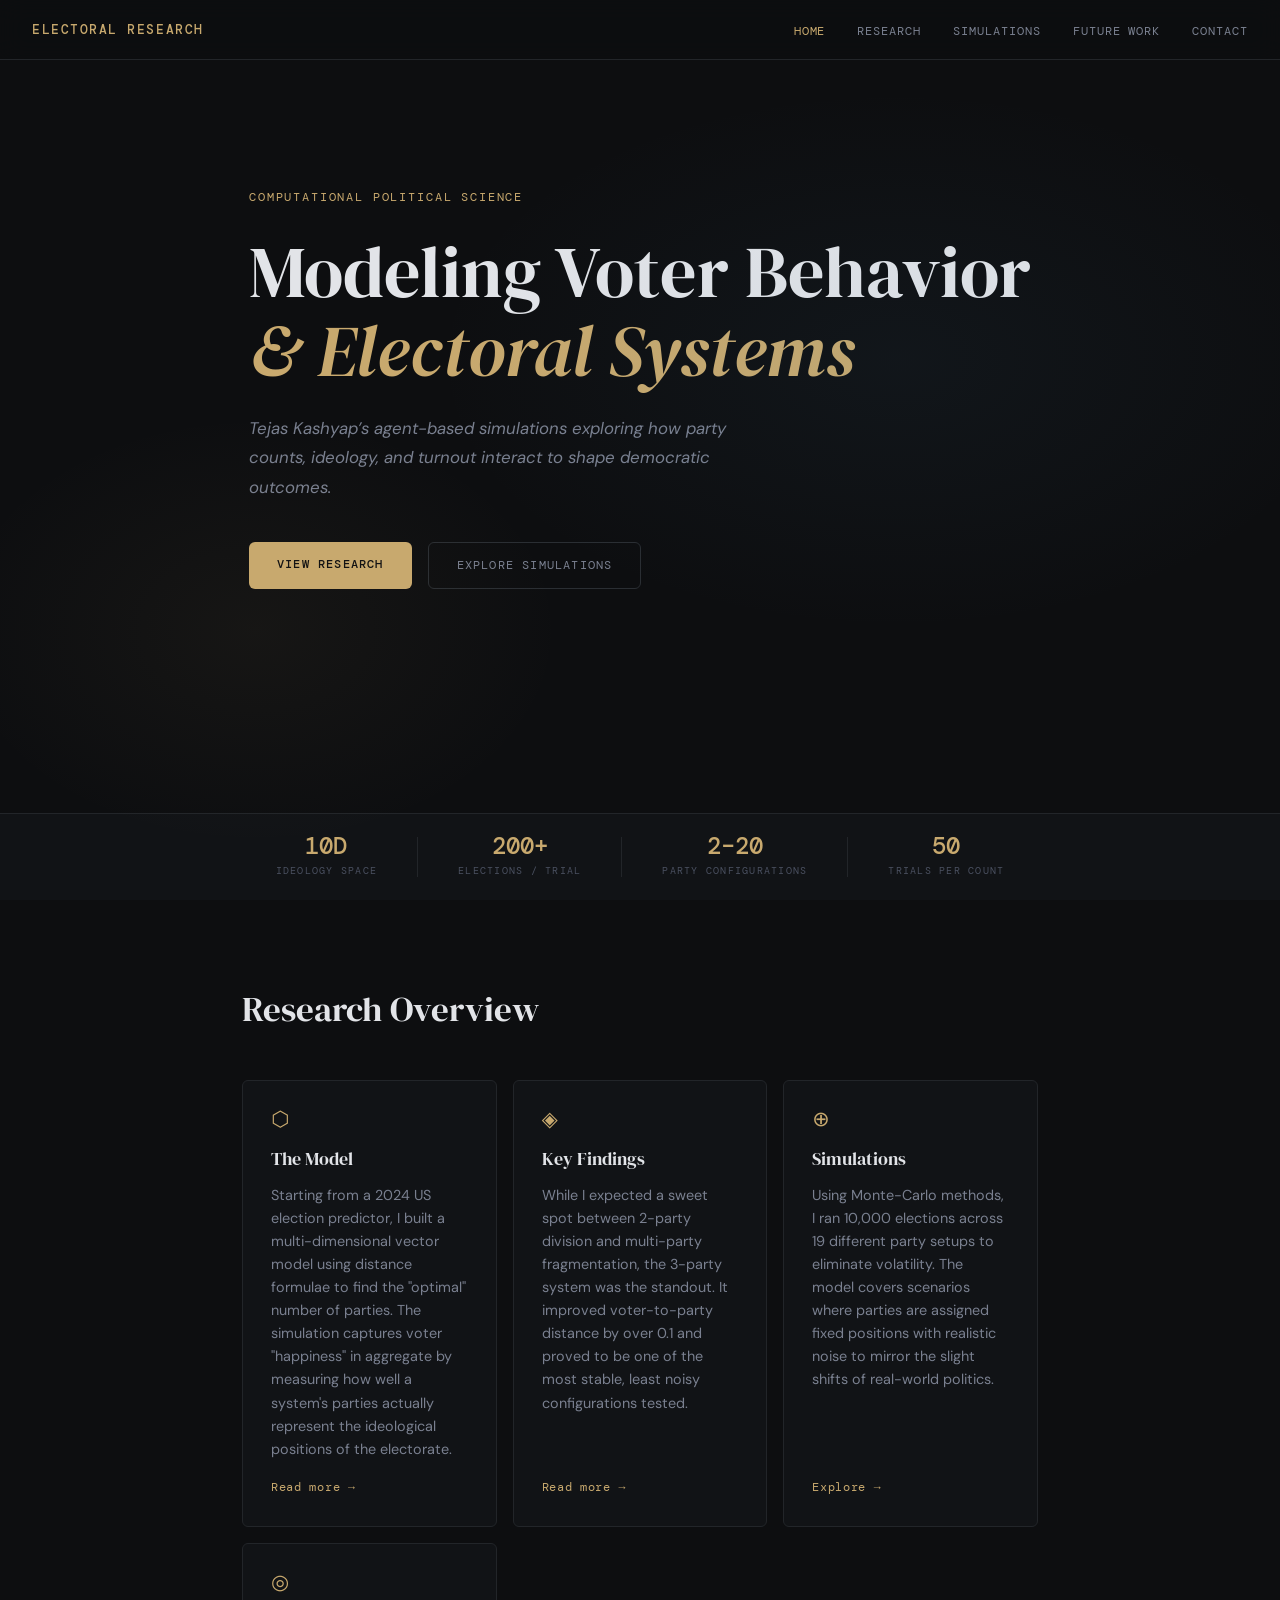
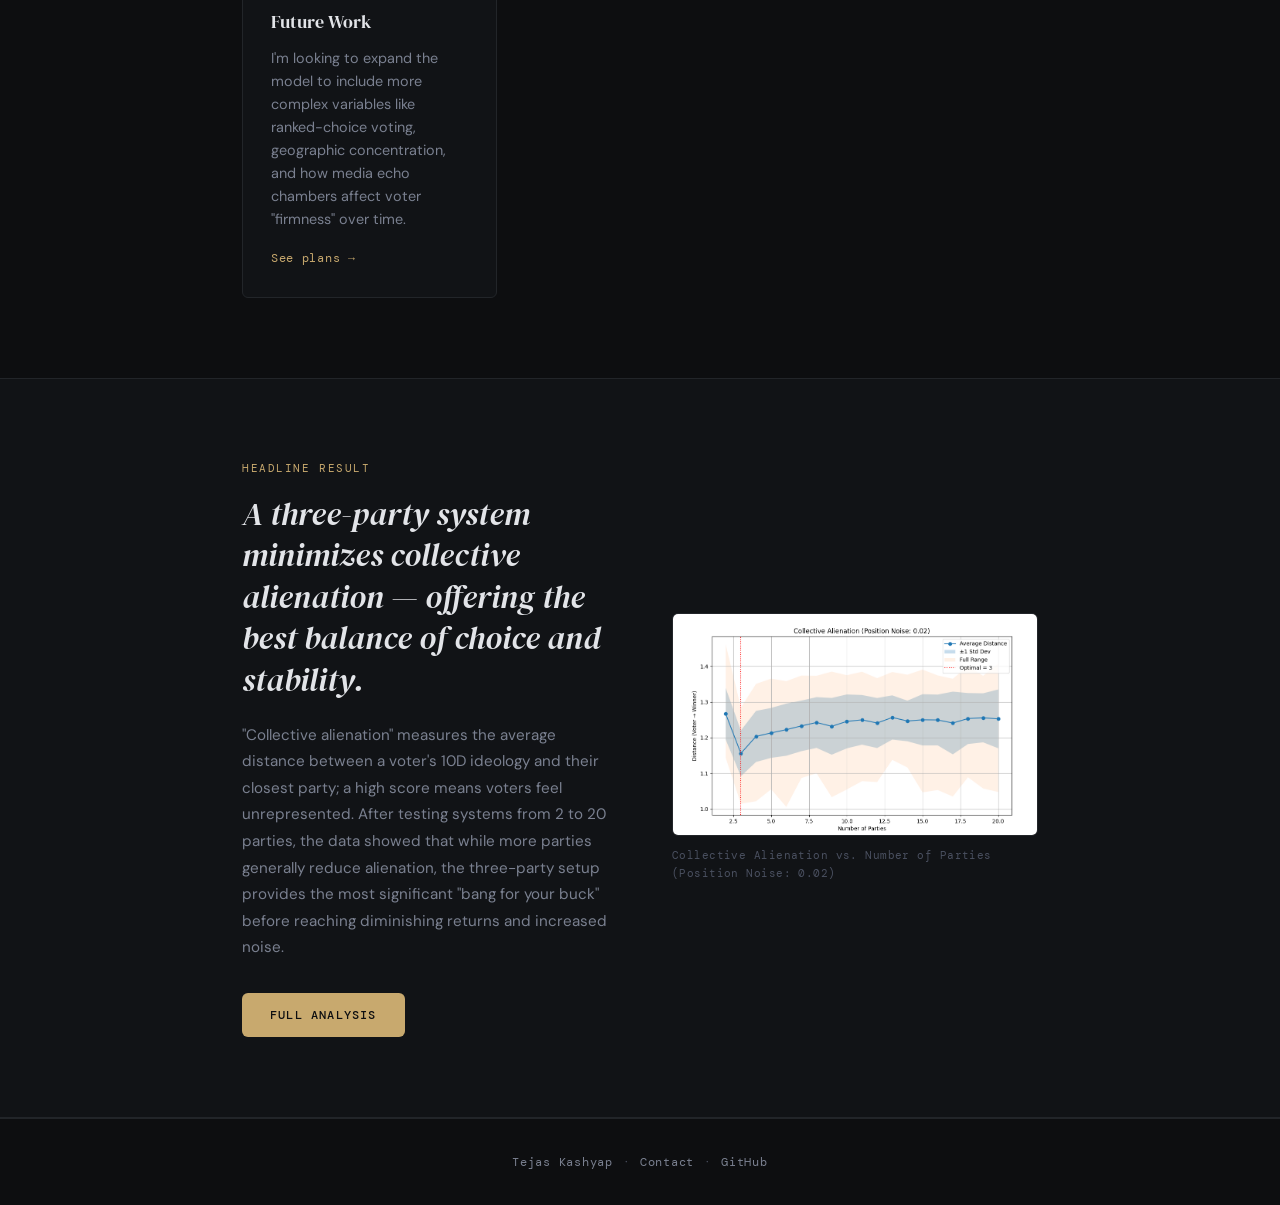
<file: index.html>
<!DOCTYPE html>
<html lang="en">
<head>
  <meta charset="UTF-8" />
  <meta name="viewport" content="width=device-width, initial-scale=1.0"/>
  
  <title>Tejas Kashyap | Electoral Systems Research & Modeling</title>
  <meta name="description" content="Official research website of Tejas Kashyap. Exploring multi-party electoral systems through computational modeling and Python simulations.">
  
  <script type="application/ld+json">
  {
    "@context": "https://schema.org",
    "@type": "Person",
    "name": "Tejas Kashyap",
    "url": "https://tejaskashyaprsrch.github.io/pwebsite/",
    "jobTitle": "Researcher",
    "knowsAbout": ["Electoral Systems", "Computational Modeling", "Python Simulations"],
    "sameAs": [
      "https://github.com/tejaskashyaprsrch",
      "https://www.linkedin.com/in/tejas-kashyap-b80027395/"
    ]
  }
  </script>

  <link rel="stylesheet" href="css/style.css" />
  <link rel="preconnect" href="https://fonts.googleapis.com">
  <link rel="preconnect" href="https://fonts.gstatic.com" crossorigin>
  <link href="https://fonts.googleapis.com/css2?family=DM+Serif+Display:ital@0;1&family=DM+Mono:wght@300;400;500&family=DM+Sans:wght@300;400;500&display=swap" rel="stylesheet">
</head>
<body>

  <nav class="nav">
    <a href="index.html" class="nav-logo">Electoral Research</a>
    <ul class="nav-links">
      <li><a href="index.html" class="active">Home</a></li>
      <li><a href="research.html">Research</a></li>
      <li><a href="simulations.html">Simulations</a></li>
      <li><a href="future.html">Future Work</a></li>
      <li><a href="contact.html">Contact</a></li>
    </ul>
    <button class="nav-toggle" aria-label="Toggle menu">&#9776;</button>
  </nav>

  <header class="hero">
    <div class="hero-bg"></div>
    <div class="hero-content">
      <span class="hero-label">Computational Political Science</span>
      <h1 class="hero-title">Modeling Voter Behavior<br/><em>& Electoral Systems</em></h1>
      <p class="hero-sub" id="hero-sub">Tejas Kashyap’s agent-based simulations exploring how party counts, ideology, and turnout interact to shape democratic outcomes.</p>
      <div class="hero-cta">
        <a href="research.html" class="btn btn-primary">View Research</a>
        <a href="simulations.html" class="btn btn-ghost">Explore Simulations</a>
      </div>
    </div>
    <div class="hero-stat-strip">
      <div class="stat">
        <span class="stat-num">10D</span>
        <span class="stat-label">Ideology Space</span>
      </div>
      <div class="stat-divider"></div>
      <div class="stat">
        <span class="stat-num">200+</span>
        <span class="stat-label">Elections / Trial</span>
      </div>
      <div class="stat-divider"></div>
      <div class="stat">
        <span class="stat-num">2–20</span>
        <span class="stat-label">Party Configurations</span>
      </div>
      <div class="stat-divider"></div>
      <div class="stat">
        <span class="stat-num">50</span>
        <span class="stat-label">Trials per Count</span>
      </div>
    </div>
  </header>

  <section class="section">
    <div class="container">
      <h2 class="section-title">Research Overview</h2>
      <div class="card-grid">

        <a href="research.html#model" class="card">
          <div class="card-icon">⬡</div>
          <h3>The Model</h3>
          <p id="overview-model">Starting from a 2024 US election predictor, I built a multi-dimensional vector model using distance formulae to find the "optimal" number of parties. The simulation captures voter "happiness" in aggregate by measuring how well a system's parties actually represent the ideological positions of the electorate.</p>
          <span class="card-link">Read more →</span>
        </a>

        <a href="research.html#findings" class="card">
          <div class="card-icon">◈</div>
          <h3>Key Findings</h3>
          <p id="overview-findings">While I expected a sweet spot between 2-party division and multi-party fragmentation, the 3-party system was the standout. It improved voter-to-party distance by over 0.1 and proved to be one of the most stable, least noisy configurations tested.</p>
          <span class="card-link">Read more →</span>
        </a>

        <a href="simulations.html" class="card">
          <div class="card-icon">⊕</div>
          <h3>Simulations</h3>
          <p id="overview-simulations">Using Monte-Carlo methods, I ran 10,000 elections across 19 different party setups to eliminate volatility. The model covers scenarios where parties are assigned fixed positions with realistic noise to mirror the slight shifts of real-world politics.</p>
          <span class="card-link">Explore →</span>
        </a>

        <a href="future.html" class="card">
          <div class="card-icon">◎</div>
          <h3>Future Work</h3>
          <p id="overview-future">I'm looking to expand the model to include more complex variables like ranked-choice voting, geographic concentration, and how media echo chambers affect voter "firmness" over time.</p>
          <span class="card-link">See plans →</span>
        </a>

      </div>
    </div>
  </section>

  <section class="section section-dark">
    <div class="container result-highlight">
      <div class="result-text">
        <span class="label-tag">Headline Result</span>
        <h2 id="result-headline">A three-party system minimizes collective alienation — offering the best balance of choice and stability.</h2>
        <p id="result-body">"Collective alienation" measures the average distance between a voter's 10D ideology and their closest party; a high score means voters feel unrepresented. After testing systems from 2 to 20 parties, the data showed that while more parties generally reduce alienation, the three-party setup provides the most significant "bang for your buck" before reaching diminishing returns and increased noise.</p>
        <a href="research.html#findings" class="btn btn-primary">Full Analysis</a>
      </div>
      <div class="result-visual">
        <img src="assets/chart-optimal.png" alt="Tejas Kashyap Research Chart: Collective Alienation vs Number of Parties in Electoral Systems" class="result-img" />
        <span class="result-img-caption">Collective Alienation vs. Number of Parties (Position Noise: 0.02)</span>
      </div>
    </div>
  </section>

  <footer class="footer">
    <div class="container footer-inner">
      <span class="footer-name" id="footer-name">Tejas Kashyap</span>
      <span class="footer-sep">·</span>
      <a href="contact.html" class="footer-link">Contact</a>
      <span class="footer-sep">·</span>
      <a href="https://github.com/tejaskashyaprsrch" class="footer-link" id="footer-github" target="_blank">GitHub</a>
    </div>
  </footer>

  <script src="js/main.js"></script>
</body>
</html>
</file>
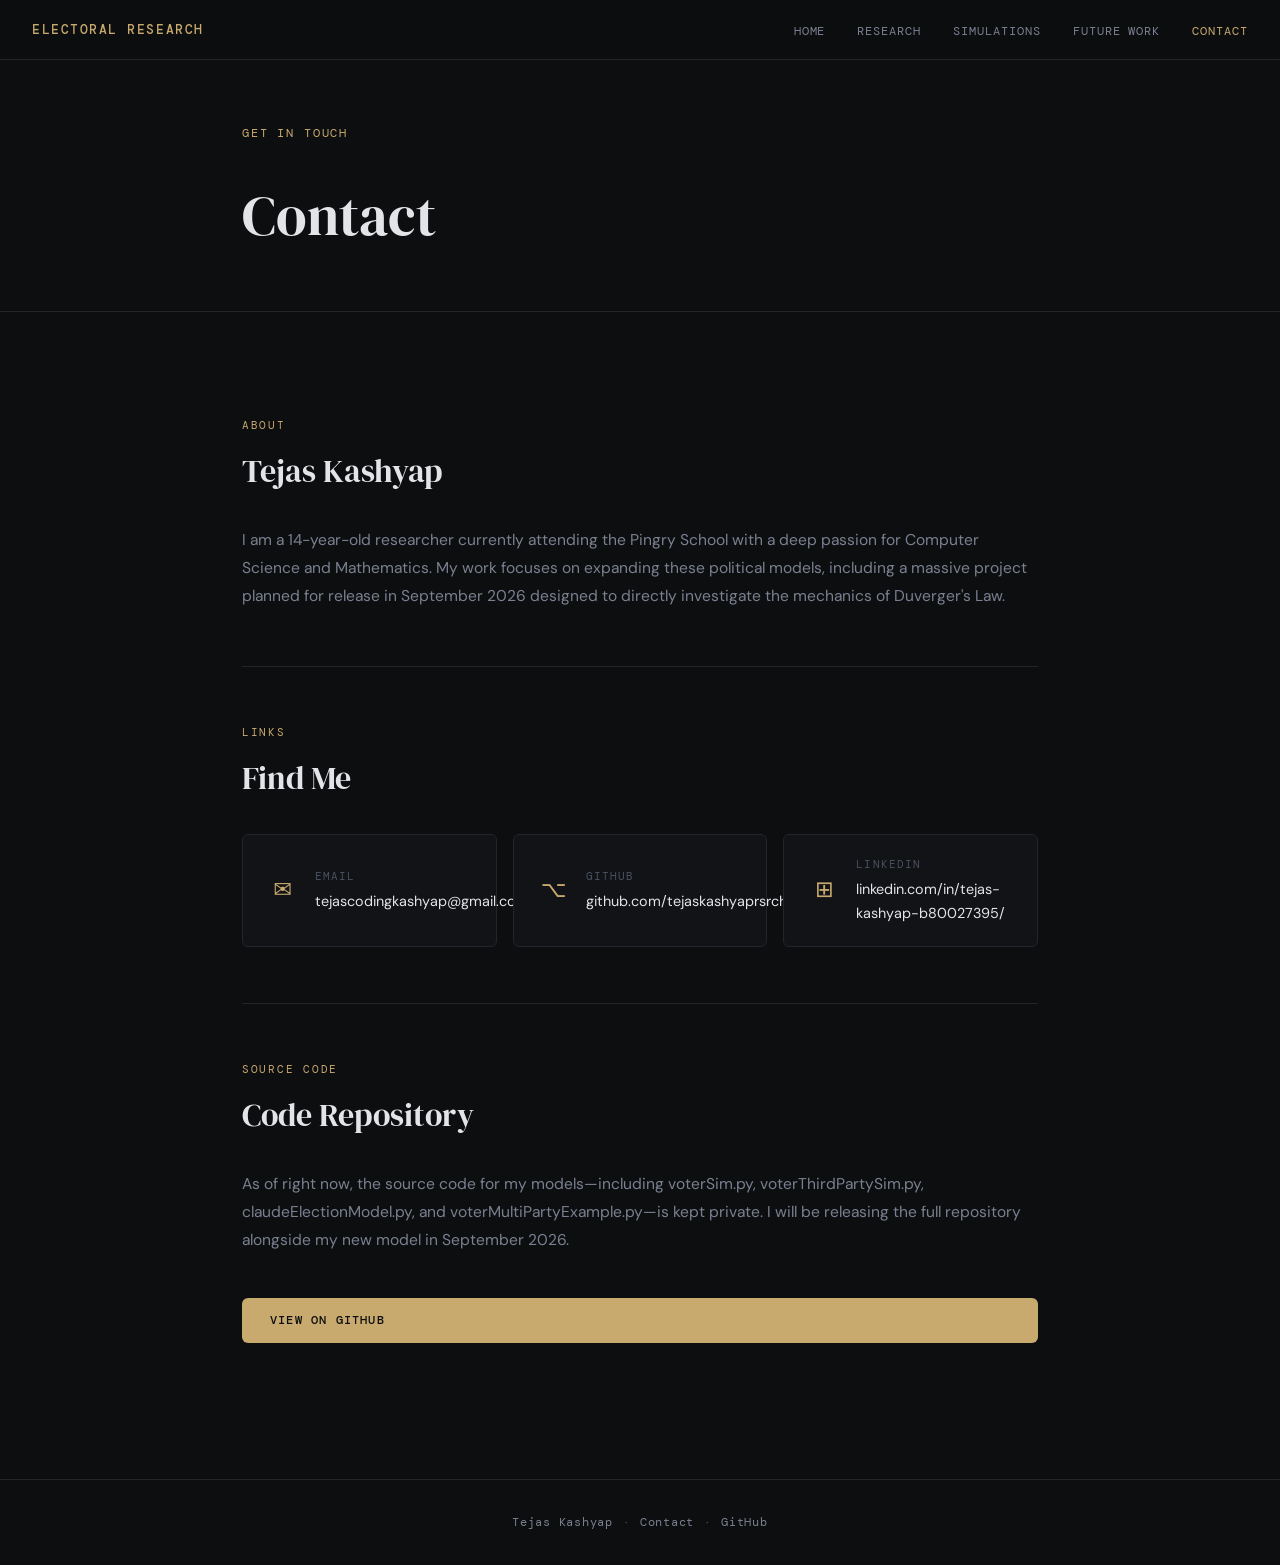
<file: contact.html>
<!DOCTYPE html>
<html lang="en">
<head>
  <meta charset="UTF-8" />
  <meta name="viewport" content="width=device-width, initial-scale=1.0"/>
  <title>Contact Tejas Kashyap | Electoral Research</title>
  <link rel="stylesheet" href="css/style.css" />
  <link rel="preconnect" href="https://fonts.googleapis.com">
  <link rel="preconnect" href="https://fonts.gstatic.com" crossorigin>
  <link href="https://fonts.googleapis.com/css2?family=DM+Serif+Display:ital@0;1&family=DM+Mono:wght@300;400;500&family=DM+Sans:wght@300;400;500&display=swap" rel="stylesheet">
</head> <meta name="description" content="Official research website of Tejas Kashyap. Exploring multi-party electoral systems through computational modeling and Python simulations.">
<body>

  <nav class="nav">
    <a href="index.html" class="nav-logo">Electoral Research</a>
    <ul class="nav-links">
      <li><a href="index.html">Home</a></li>
      <li><a href="research.html">Research</a></li>
      <li><a href="simulations.html">Simulations</a></li>
      <li><a href="future.html">Future Work</a></li>
      <li><a href="contact.html" class="active">Contact</a></li>
    </ul>
    <button class="nav-toggle" aria-label="Toggle menu">&#9776;</button>
  </nav>

  <header class="page-header">
    <div class="container">
      <span class="hero-label">Get in Touch</span>
      <h1 class="page-title">Contact</h1>
    </div>
  </header>

  <main class="container page-content">

    <section class="research-section" id="about">
      <div class="research-label">About</div>
      <h2 class="research-heading" id="contact-name">Tejas Kashyap</h2>
      <div class="research-body">
        <p id="bio-text">I am a 14-year-old researcher currently attending the Pingry School with a deep passion for Computer Science and Mathematics. My work focuses on expanding these political models, including a massive project planned for release in September 2026 designed to directly investigate the mechanics of Duverger's Law.</p>
      </div>
    </section>

    <div class="section-divider"></div>

    <section class="research-section" id="links">
      <div class="research-label">Links</div>
      <h2 class="research-heading">Find Me</h2>
      <div class="research-body">
        <div class="contact-grid">

          <a href="mailto: tejaskcodingkashyap@gmail.com" class="contact-card" id="contact-email">
            <div class="contact-icon">✉</div>
            <div>
              <div class="contact-type">Email</div>
              <div class="contact-value" id="email-value">tejascodingkashyap@gmail.com</div>
            </div>
          </a>

          <a href="https://github.com/tejaskashyaprsrch" target="_blank" class="contact-card" id="contact-github">
            <div class="contact-icon">⌥</div>
            <div>
              <div class="contact-type">GitHub</div>
              <div class="contact-value" id="github-value">github.com/tejaskashyaprsrch</div>
            </div>
          </a>

          <a href="https://www.linkedin.com/in/tejas-kashyap-b80027395/" target="_blank" class="contact-card" id="contact-linkedin">
            <div class="contact-icon">⊞</div>
            <div>
              <div class="contact-type">LinkedIn</div>
              <div class="contact-value" id="linkedin-value">linkedin.com/in/tejas-kashyap-b80027395/</div>
            </div>
          </a>

        </div>
      </div>
    </section>

    <div class="section-divider"></div>

    <section class="research-section" id="source">
      <div class="research-label">Source Code</div>
      <h2 class="research-heading">Code Repository</h2>
      <div class="research-body">
        <p id="repo-text">As of right now, the source code for my models—including voterSim.py, voterThirdPartySim.py, claudeElectionModel.py, and voterMultiPartyExample.py—is kept private. I will be releasing the full repository alongside my new model in September 2026.</p>
        <a href="https://github.com/tejaskashyaprsrch" target="_blank" class="btn btn-primary" id="repo-link" style="margin-top: 1.5rem; display: inline-block;">View on GitHub</a>
      </div>
    </section>

  </main>

  <footer class="footer">
    <div class="container footer-inner">
      <span class="footer-name" id="footer-name">Tejas Kashyap</span>
      <span class="footer-sep">·</span>
      <a href="contact.html" class="footer-link">Contact</a>
      <span class="footer-sep">·</span>
      <a href="https://github.com/tejaskashyaprsrch" class="footer-link" id="footer-github" target="_blank">GitHub</a>
    </div>
  </footer>

  <script src="js/main.js"></script>
</body>
</html>
</file>
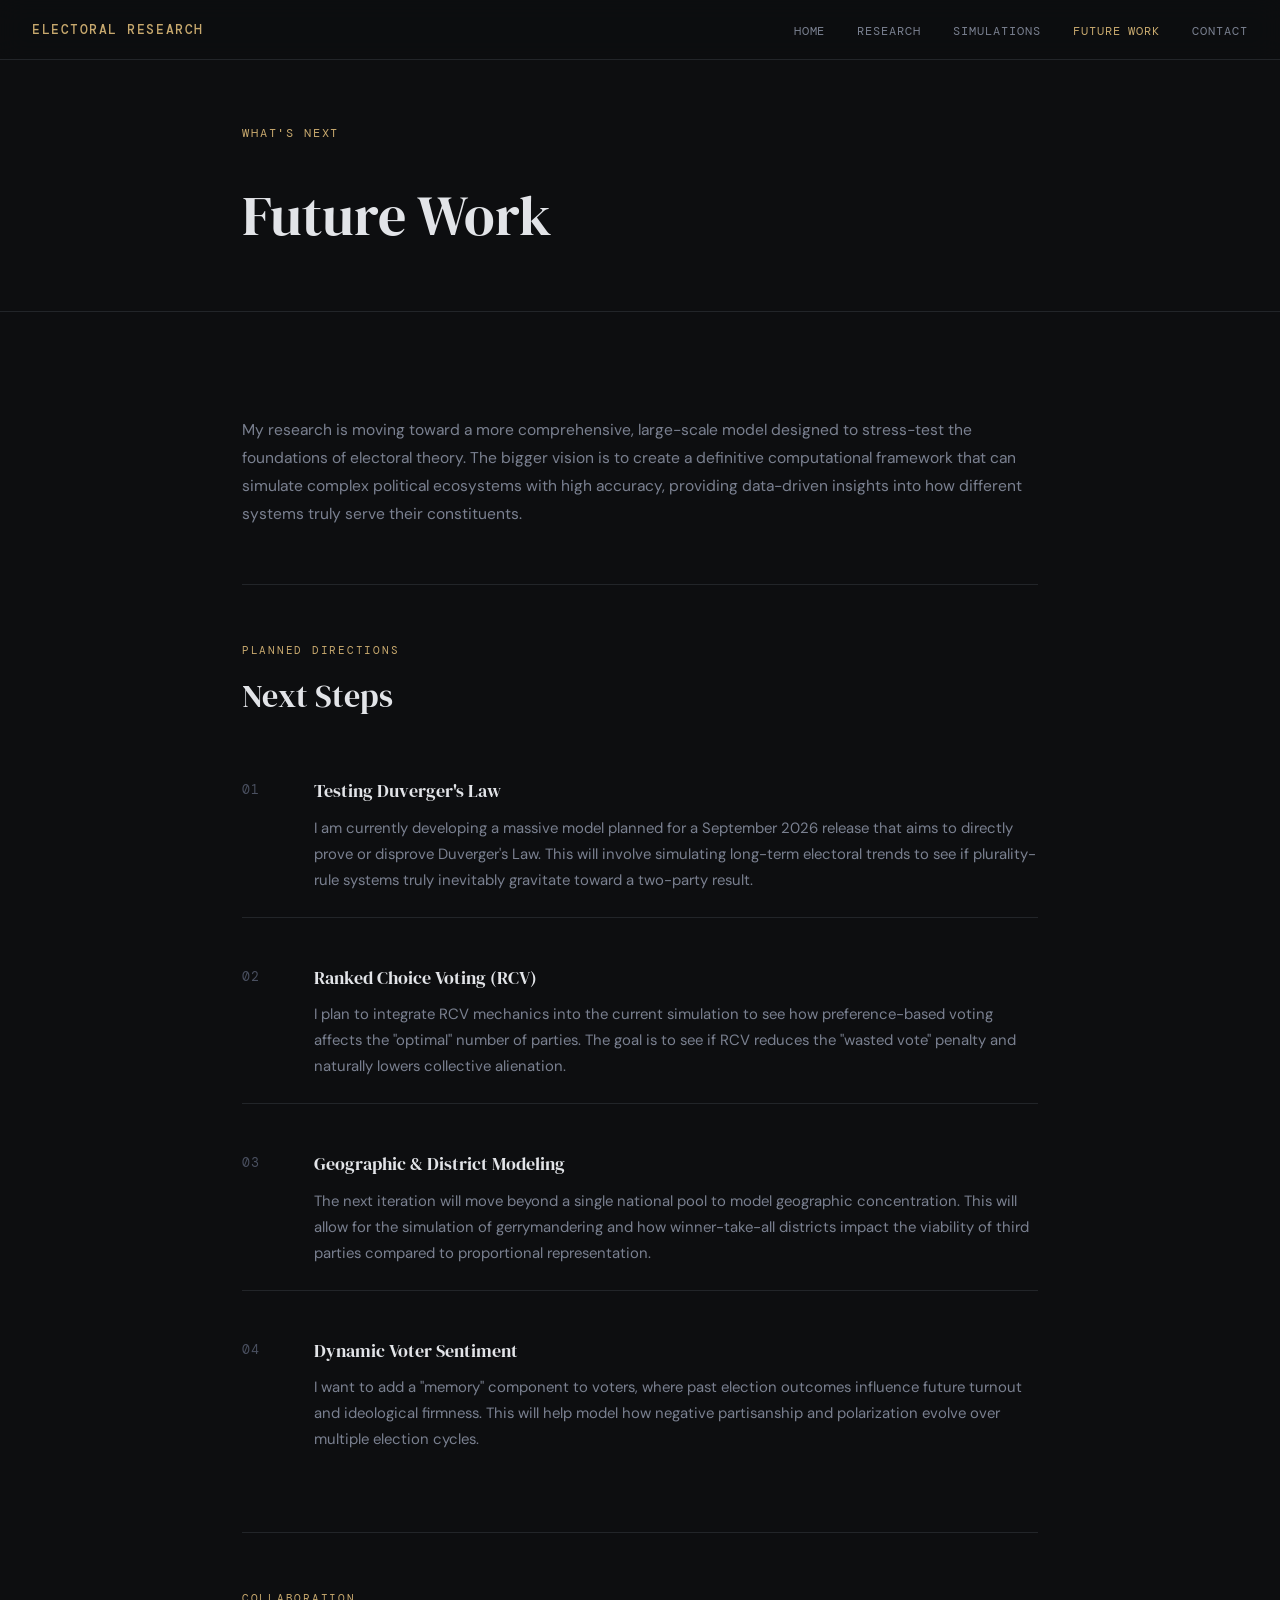
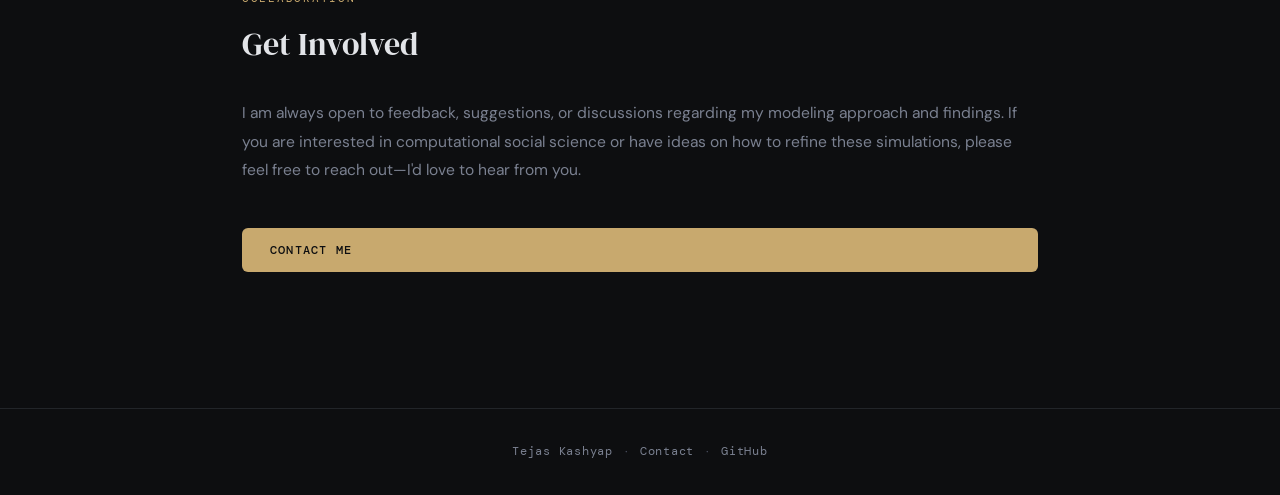
<file: future.html>
<!DOCTYPE html>
<html lang="en">
<head>
  <meta charset="UTF-8" />
  <meta name="viewport" content="width=device-width, initial-scale=1.0"/>
  <title>Future Research Directions | Tejas Kashyap</title>
  <link rel="stylesheet" href="css/style.css" />
  <link rel="preconnect" href="https://fonts.googleapis.com">
  <link rel="preconnect" href="https://fonts.gstatic.com" crossorigin>
  <link href="https://fonts.googleapis.com/css2?family=DM+Serif+Display:ital@0;1&family=DM+Mono:wght@300;400;500&family=DM+Sans:wght@300;400;500&display=swap" rel="stylesheet">
</head> <meta name="description" content="Official research website of Tejas Kashyap. Exploring multi-party electoral systems through computational modeling and Python simulations.">
<body>

  <nav class="nav">
    <a href="index.html" class="nav-logo">Electoral Research</a>
    <ul class="nav-links">
      <li><a href="index.html">Home</a></li>
      <li><a href="research.html">Research</a></li>
      <li><a href="simulations.html">Simulations</a></li>
      <li><a href="future.html" class="active">Future Work</a></li>
      <li><a href="contact.html">Contact</a></li>
    </ul>
    <button class="nav-toggle" aria-label="Toggle menu">&#9776;</button>
  </nav>

  <header class="page-header">
    <div class="container">
      <span class="hero-label">What's Next</span>
      <h1 class="page-title">Future Work</h1>
    </div>
  </header>

  <main class="container page-content">

    <section class="research-section" id="future-intro">
      <div class="research-body">
        <p id="future-intro-text">My research is moving toward a more comprehensive, large-scale model designed to stress-test the foundations of electoral theory. The bigger vision is to create a definitive computational framework that can simulate complex political ecosystems with high accuracy, providing data-driven insights into how different systems truly serve their constituents.</p>
      </div>
    </section>

    <div class="section-divider"></div>

    <section class="research-section" id="future-directions">
      <div class="research-label">Planned Directions</div>
      <h2 class="research-heading">Next Steps</h2>
      <div class="research-body">

        <div class="future-item">
          <div class="future-num">01</div>
          <div class="future-text">
            <h3 id="future-1-title">Testing Duverger's Law</h3>
            <p id="future-1-desc">I am currently developing a massive model planned for a September 2026 release that aims to directly prove or disprove Duverger's Law. This will involve simulating long-term electoral trends to see if plurality-rule systems truly inevitably gravitate toward a two-party result.</p>
          </div>
        </div>

        <div class="future-item">
          <div class="future-num">02</div>
          <div class="future-text">
            <h3 id="future-2-title">Ranked Choice Voting (RCV)</h3>
            <p id="future-2-desc">I plan to integrate RCV mechanics into the current simulation to see how preference-based voting affects the "optimal" number of parties. The goal is to see if RCV reduces the "wasted vote" penalty and naturally lowers collective alienation.</p>
          </div>
        </div>

        <div class="future-item">
          <div class="future-num">03</div>
          <div class="future-text">
            <h3 id="future-3-title">Geographic & District Modeling</h3>
            <p id="future-3-desc">The next iteration will move beyond a single national pool to model geographic concentration. This will allow for the simulation of gerrymandering and how winner-take-all districts impact the viability of third parties compared to proportional representation.</p>
          </div>
        </div>

        <div class="future-item">
          <div class="future-num">04</div>
          <div class="future-text">
            <h3 id="future-4-title">Dynamic Voter Sentiment</h3>
            <p id="future-4-desc">I want to add a "memory" component to voters, where past election outcomes influence future turnout and ideological firmness. This will help model how negative partisanship and polarization evolve over multiple election cycles.</p>
          </div>
        </div>

      </div>
    </section>

    <div class="section-divider"></div>

    <section class="research-section" id="future-collab">
      <div class="research-label">Collaboration</div>
      <h2 class="research-heading">Get Involved</h2>
      <div class="research-body">
        <p id="collab-text">I am always open to feedback, suggestions, or discussions regarding my modeling approach and findings. If you are interested in computational social science or have ideas on how to refine these simulations, please feel free to reach out—I'd love to hear from you.</p>
        <a href="contact.html" class="btn btn-primary" style="margin-top: 1.5rem; display: inline-block;">Contact Me</a>
      </div>
    </section>

  </main>

  <footer class="footer">
    <div class="container footer-inner">
      <span class="footer-name" id="footer-name">Tejas Kashyap</span>
      <span class="footer-sep">·</span>
      <a href="contact.html" class="footer-link">Contact</a>
      <span class="footer-sep">·</span>
      <a href="https://github.com/tejaskashyaprsrch" class="footer-link" id="footer-github" target="_blank">GitHub</a>
    </div>
  </footer>

  <script src="js/main.js"></script>
</body>
</html>
</file>
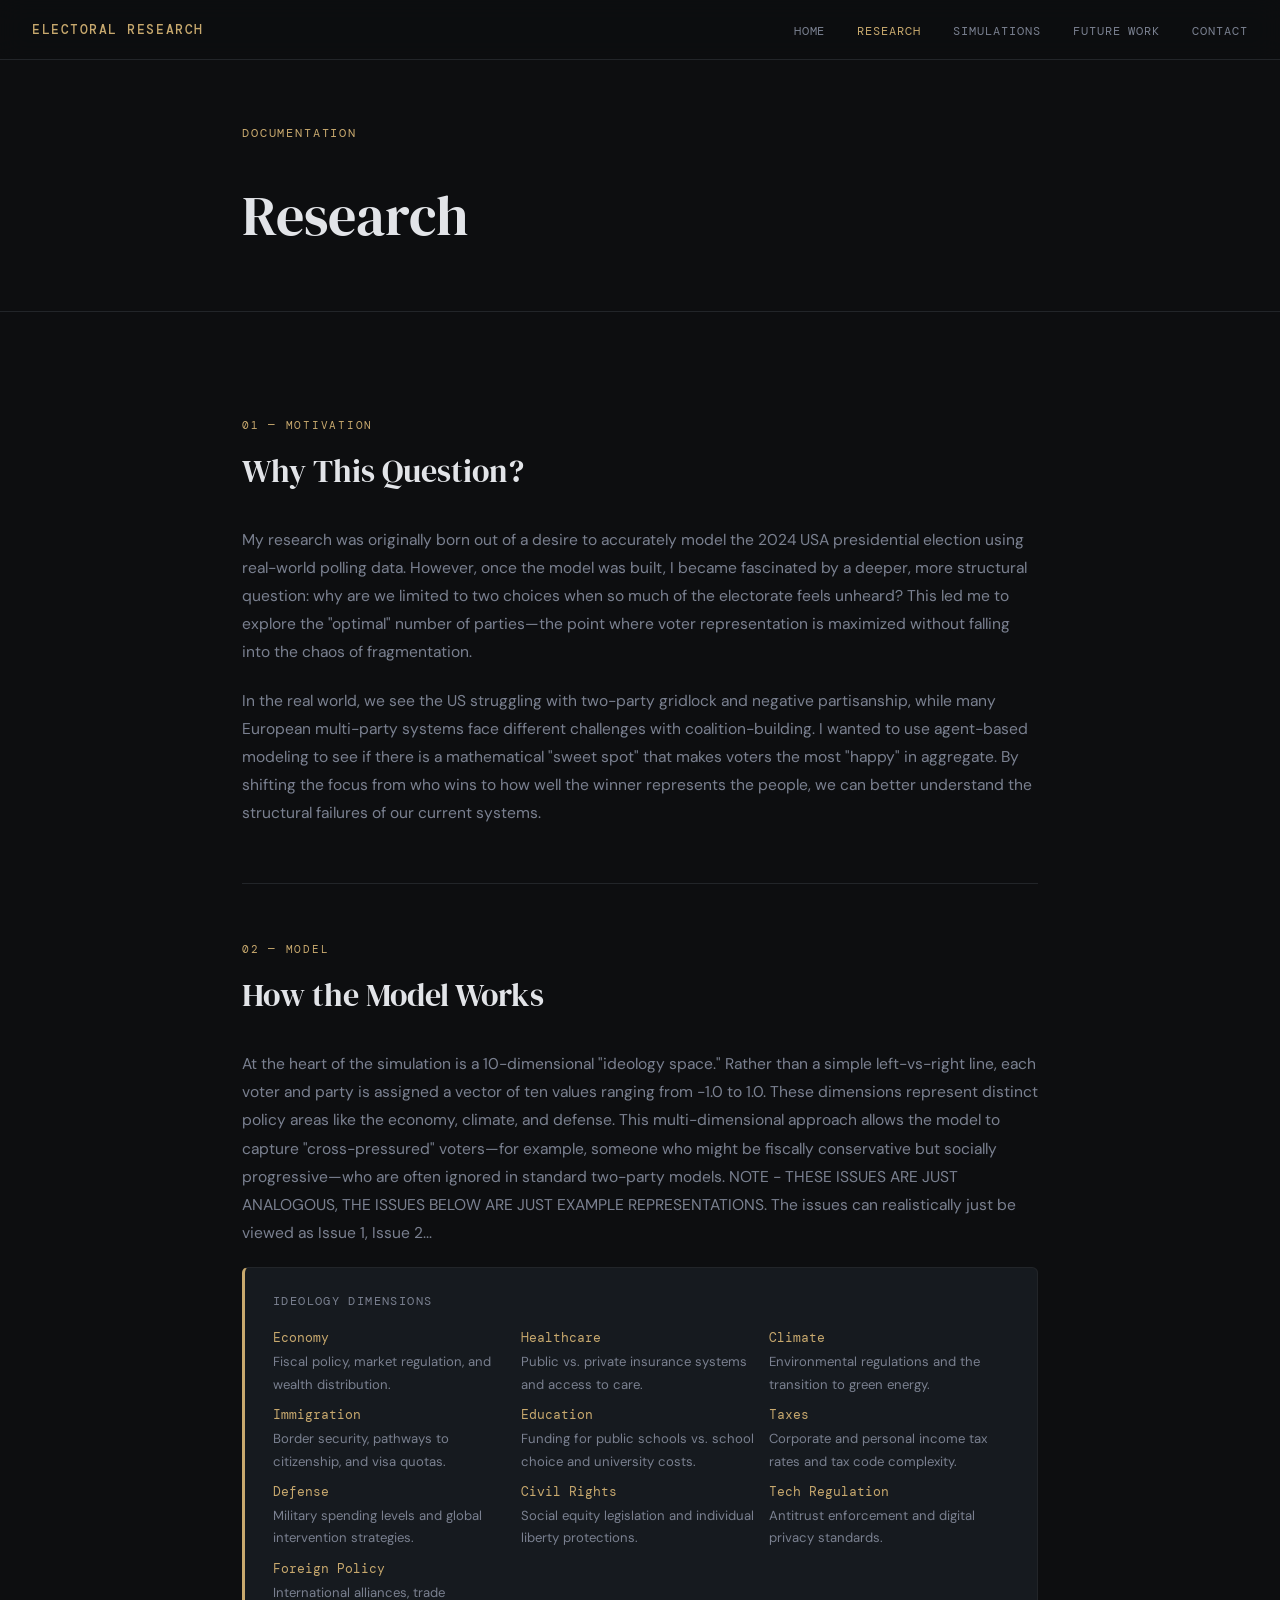
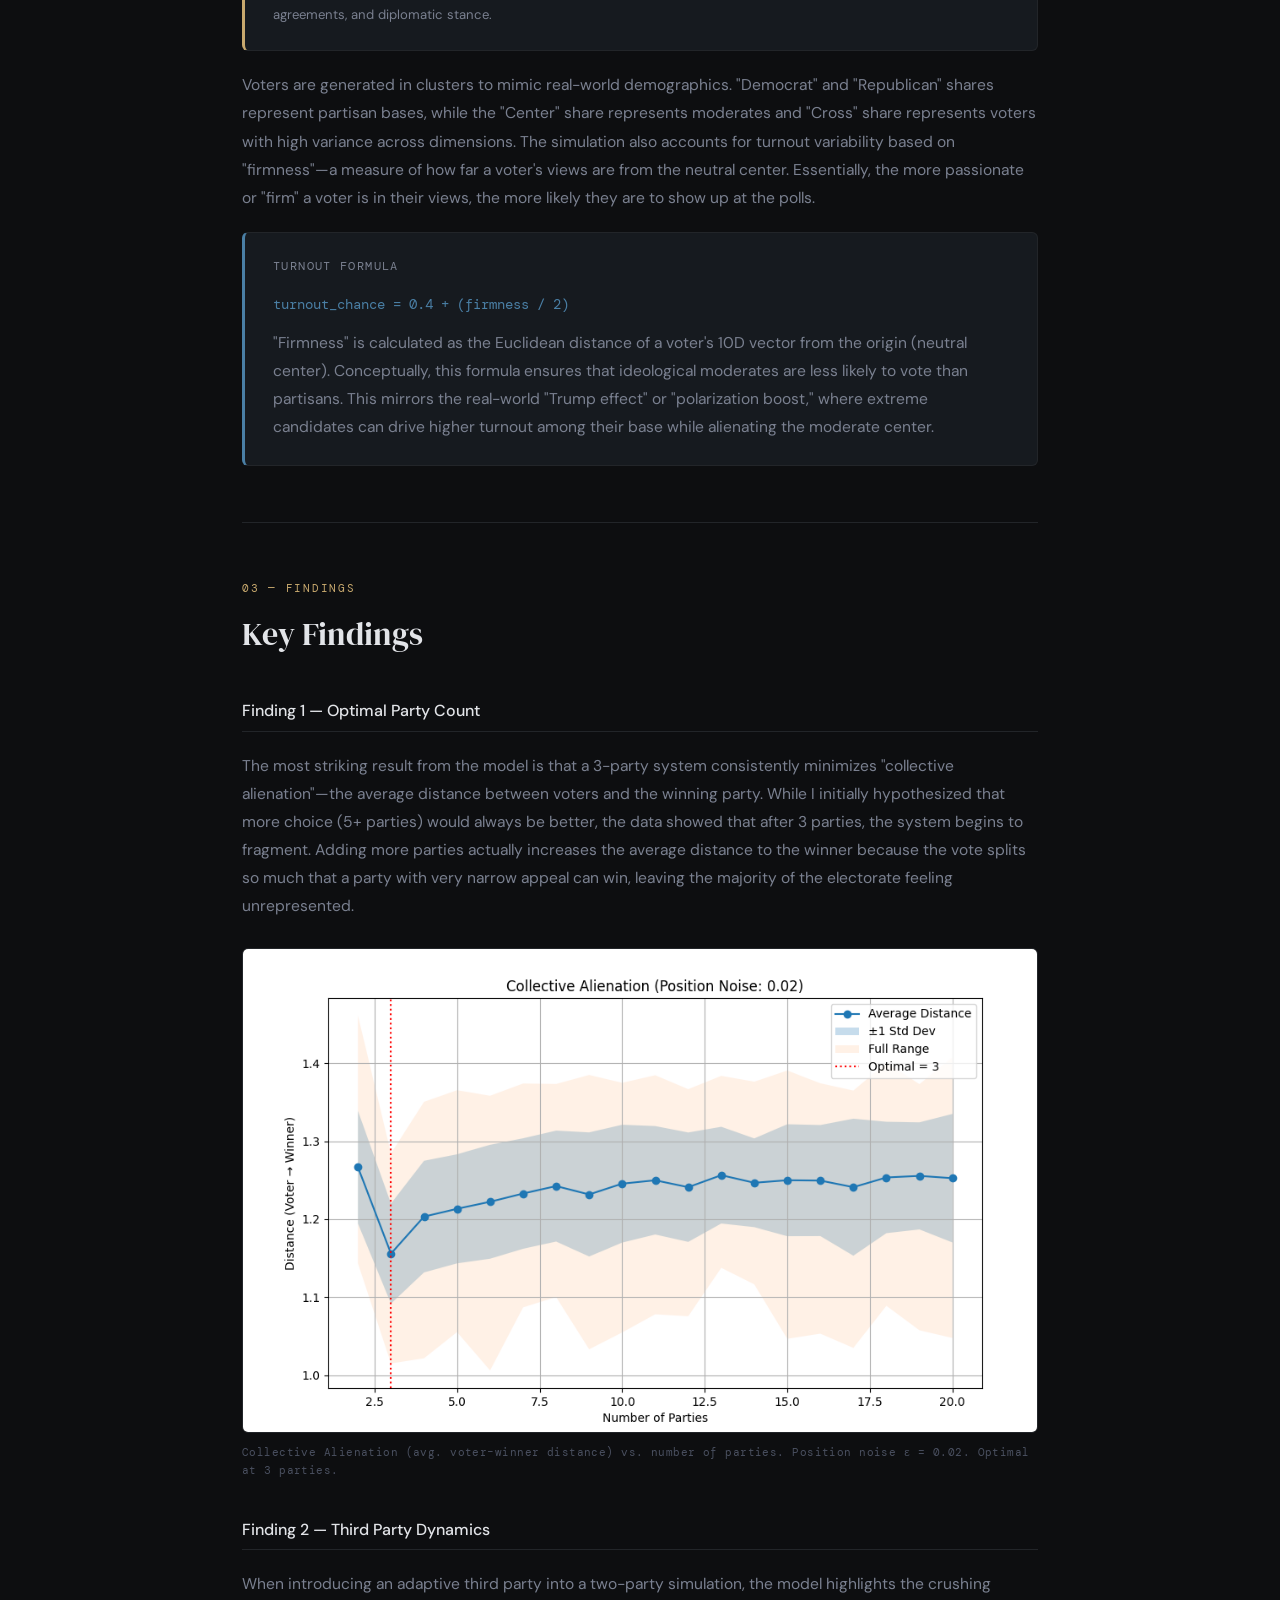
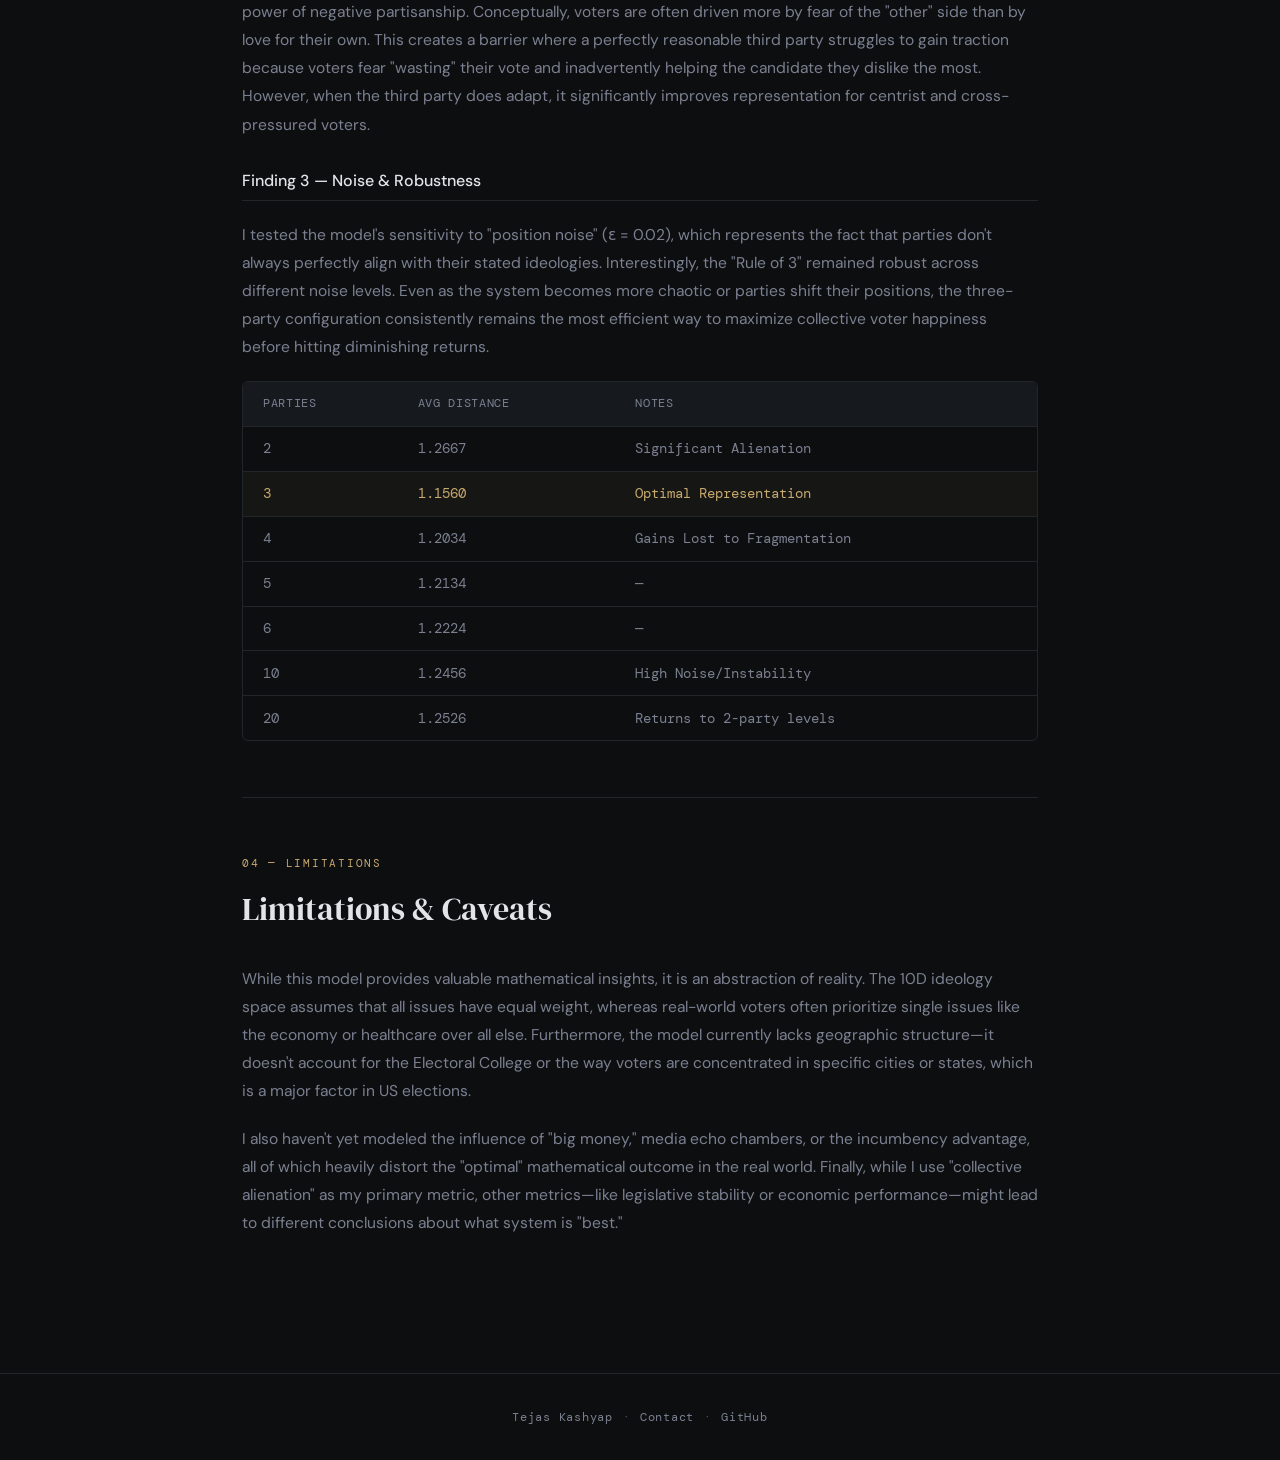
<file: research.html>
<!DOCTYPE html>
<html lang="en">
<head>
  <meta charset="UTF-8" />
  <meta name="viewport" content="width=device-width, initial-scale=1.0"/>
  <title>Research Findings | Tejas Kashyap - Election Simulations</title>
  <link rel="stylesheet" href="css/style.css" />
  <link rel="preconnect" href="https://fonts.googleapis.com">
  <link rel="preconnect" href="https://fonts.gstatic.com" crossorigin>
  <link href="https://fonts.googleapis.com/css2?family=DM+Serif+Display:ital@0;1&family=DM+Mono:wght@300;400;500&family=DM+Sans:wght@300;400;500&display=swap" rel="stylesheet">
</head> <meta name="description" content="Official research website of Tejas Kashyap. Exploring multi-party electoral systems through computational modeling and Python simulations.">
<body>

  <nav class="nav">
    <a href="index.html" class="nav-logo">Electoral Research</a>
    <ul class="nav-links">
      <li><a href="index.html">Home</a></li>
      <li><a href="research.html" class="active">Research</a></li>
      <li><a href="simulations.html">Simulations</a></li>
      <li><a href="future.html">Future Work</a></li>
      <li><a href="contact.html">Contact</a></li>
    </ul>
    <button class="nav-toggle" aria-label="Toggle menu">&#9776;</button>
  </nav>

  <header class="page-header">
    <div class="container">
      <span class="hero-label">Documentation</span>
      <h1 class="page-title">Research</h1>
    </div>
  </header>

  <main class="container page-content">

    <section class="research-section" id="motivation">
      <div class="research-label">01 — Motivation</div>
      <h2 class="research-heading">Why This Question?</h2>
      <div class="research-body">
        <p id="motivation-text">My research was originally born out of a desire to accurately model the 2024 USA presidential election using real-world polling data. However, once the model was built, I became fascinated by a deeper, more structural question: why are we limited to two choices when so much of the electorate feels unheard? This led me to explore the "optimal" number of parties—the point where voter representation is maximized without falling into the chaos of fragmentation.</p>
        <p>In the real world, we see the US struggling with two-party gridlock and negative partisanship, while many European multi-party systems face different challenges with coalition-building. I wanted to use agent-based modeling to see if there is a mathematical "sweet spot" that makes voters the most "happy" in aggregate. By shifting the focus from who wins to how well the winner represents the people, we can better understand the structural failures of our current systems.</p>
      </div>
    </section>

    <div class="section-divider"></div>

    <section class="research-section" id="model">
      <div class="research-label">02 — Model</div>
      <h2 class="research-heading">How the Model Works</h2>
      <div class="research-body">
        <p id="model-overview">At the heart of the simulation is a 10-dimensional "ideology space." Rather than a simple left-vs-right line, each voter and party is assigned a vector of ten values ranging from -1.0 to 1.0. These dimensions represent distinct policy areas like the economy, climate, and defense. This multi-dimensional approach allows the model to capture "cross-pressured" voters—for example, someone who might be fiscally conservative but socially progressive—who are often ignored in standard two-party models. NOTE - THESE ISSUES ARE JUST ANALOGOUS, THE ISSUES BELOW ARE JUST EXAMPLE REPRESENTATIONS. The issues can realistically just be viewed as Issue 1, Issue 2...</p>

        <div class="callout">
          <div class="callout-title">Ideology Dimensions</div>
          <div class="callout-grid" id="dimension-list">
            <div class="callout-item"><span class="dim-name">Economy</span><span class="dim-desc">Fiscal policy, market regulation, and wealth distribution.</span></div>
            <div class="callout-item"><span class="dim-name">Healthcare</span><span class="dim-desc">Public vs. private insurance systems and access to care.</span></div>
            <div class="callout-item"><span class="dim-name">Climate</span><span class="dim-desc">Environmental regulations and the transition to green energy.</span></div>
            <div class="callout-item"><span class="dim-name">Immigration</span><span class="dim-desc">Border security, pathways to citizenship, and visa quotas.</span></div>
            <div class="callout-item"><span class="dim-name">Education</span><span class="dim-desc">Funding for public schools vs. school choice and university costs.</span></div>
            <div class="callout-item"><span class="dim-name">Taxes</span><span class="dim-desc">Corporate and personal income tax rates and tax code complexity.</span></div>
            <div class="callout-item"><span class="dim-name">Defense</span><span class="dim-desc">Military spending levels and global intervention strategies.</span></div>
            <div class="callout-item"><span class="dim-name">Civil Rights</span><span class="dim-desc">Social equity legislation and individual liberty protections.</span></div>
            <div class="callout-item"><span class="dim-name">Tech Regulation</span><span class="dim-desc">Antitrust enforcement and digital privacy standards.</span></div>
            <div class="callout-item"><span class="dim-name">Foreign Policy</span><span class="dim-desc">International alliances, trade agreements, and diplomatic stance.</span></div>
          </div>
        </div>

        <p id="model-detail">Voters are generated in clusters to mimic real-world demographics. "Democrat" and "Republican" shares represent partisan bases, while the "Center" share represents moderates and "Cross" share represents voters with high variance across dimensions. The simulation also accounts for turnout variability based on "firmness"—a measure of how far a voter's views are from the neutral center. Essentially, the more passionate or "firm" a voter is in their views, the more likely they are to show up at the polls.</p>
        
        <div class="callout callout-mono">
          <div class="callout-title">Turnout Formula</div>
          <code>turnout_chance = 0.4 + (firmness / 2)</code>
          <p id="turnout-explanation">"Firmness" is calculated as the Euclidean distance of a voter's 10D vector from the origin (neutral center). Conceptually, this formula ensures that ideological moderates are less likely to vote than partisans. This mirrors the real-world "Trump effect" or "polarization boost," where extreme candidates can drive higher turnout among their base while alienating the moderate center.</p>
        </div>

      </div>
    </section>

    <div class="section-divider"></div>

    <section class="research-section" id="findings">
      <div class="research-label">03 — Findings</div>
      <h2 class="research-heading">Key Findings</h2>
      <div class="research-body">

        <h3 class="finding-title">Finding 1 — Optimal Party Count</h3>
        <p id="finding-1">The most striking result from the model is that a 3-party system consistently minimizes "collective alienation"—the average distance between voters and the winning party. While I initially hypothesized that more choice (5+ parties) would always be better, the data showed that after 3 parties, the system begins to fragment. Adding more parties actually increases the average distance to the winner because the vote splits so much that a party with very narrow appeal can win, leaving the majority of the electorate feeling unrepresented.</p>

        <figure class="figure">
          <img src="assets/chart-optimal.png" alt="Collective Alienation vs Number of Parties" class="figure-img"/>
          <figcaption>Collective Alienation (avg. voter–winner distance) vs. number of parties. Position noise ε = 0.02. Optimal at 3 parties.</figcaption>
        </figure>

        <h3 class="finding-title">Finding 2 — Third Party Dynamics</h3>
        <p id="finding-2">When introducing an adaptive third party into a two-party simulation, the model highlights the crushing power of negative partisanship. Conceptually, voters are often driven more by fear of the "other" side than by love for their own. This creates a barrier where a perfectly reasonable third party struggles to gain traction because voters fear "wasting" their vote and inadvertently helping the candidate they dislike the most. However, when the third party does adapt, it significantly improves representation for centrist and cross-pressured voters.</p>

        <h3 class="finding-title">Finding 3 — Noise &amp; Robustness</h3>
        <p id="finding-3">I tested the model's sensitivity to "position noise" (ε = 0.02), which represents the fact that parties don't always perfectly align with their stated ideologies. Interestingly, the "Rule of 3" remained robust across different noise levels. Even as the system becomes more chaotic or parties shift their positions, the three-party configuration consistently remains the most efficient way to maximize collective voter happiness before hitting diminishing returns.</p>

        <div class="results-table-wrap">
          <table class="results-table">
            <thead>
              <tr><th>Parties</th><th>Avg Distance</th><th>Notes</th></tr>
            </thead>
            <tbody>
              <tr><td>2</td><td>1.2667</td><td>Significant Alienation</td></tr>
              <tr class="highlight-row"><td>3</td><td>1.1560</td><td>Optimal Representation</td></tr>
              <tr><td>4</td><td>1.2034</td><td>Gains Lost to Fragmentation</td></tr>
              <tr><td>5</td><td>1.2134</td><td>—</td></tr>
              <tr><td>6</td><td>1.2224</td><td>—</td></tr>
              <tr><td>10</td><td>1.2456</td><td>High Noise/Instability</td></tr>
              <tr><td>20</td><td>1.2526</td><td>Returns to 2-party levels</td></tr>
            </tbody>
          </table>
        </div>

      </div>
    </section>

    <div class="section-divider"></div>

    <section class="research-section" id="limitations">
      <div class="research-label">04 — Limitations</div>
      <h2 class="research-heading">Limitations &amp; Caveats</h2>
      <div class="research-body">
        <p id="limitations-text">While this model provides valuable mathematical insights, it is an abstraction of reality. The 10D ideology space assumes that all issues have equal weight, whereas real-world voters often prioritize single issues like the economy or healthcare over all else. Furthermore, the model currently lacks geographic structure—it doesn't account for the Electoral College or the way voters are concentrated in specific cities or states, which is a major factor in US elections.</p>
        <p>I also haven't yet modeled the influence of "big money," media echo chambers, or the incumbency advantage, all of which heavily distort the "optimal" mathematical outcome in the real world. Finally, while I use "collective alienation" as my primary metric, other metrics—like legislative stability or economic performance—might lead to different conclusions about what system is "best."</p>
      </div>
    </section>

  </main>

  <footer class="footer">
    <div class="container footer-inner">
      <span class="footer-name" id="footer-name">Tejas Kashyap</span>
      <span class="footer-sep">·</span>
      <a href="contact.html" class="footer-link">Contact</a>
      <span class="footer-sep">·</span>
      <a href="https://github.com/tejaskashyaprsrch" class="footer-link" id="footer-github" target="_blank">GitHub</a>
    </div>
  </footer>

  <script src="js/main.js"></script>
</body>
</html>
</file>
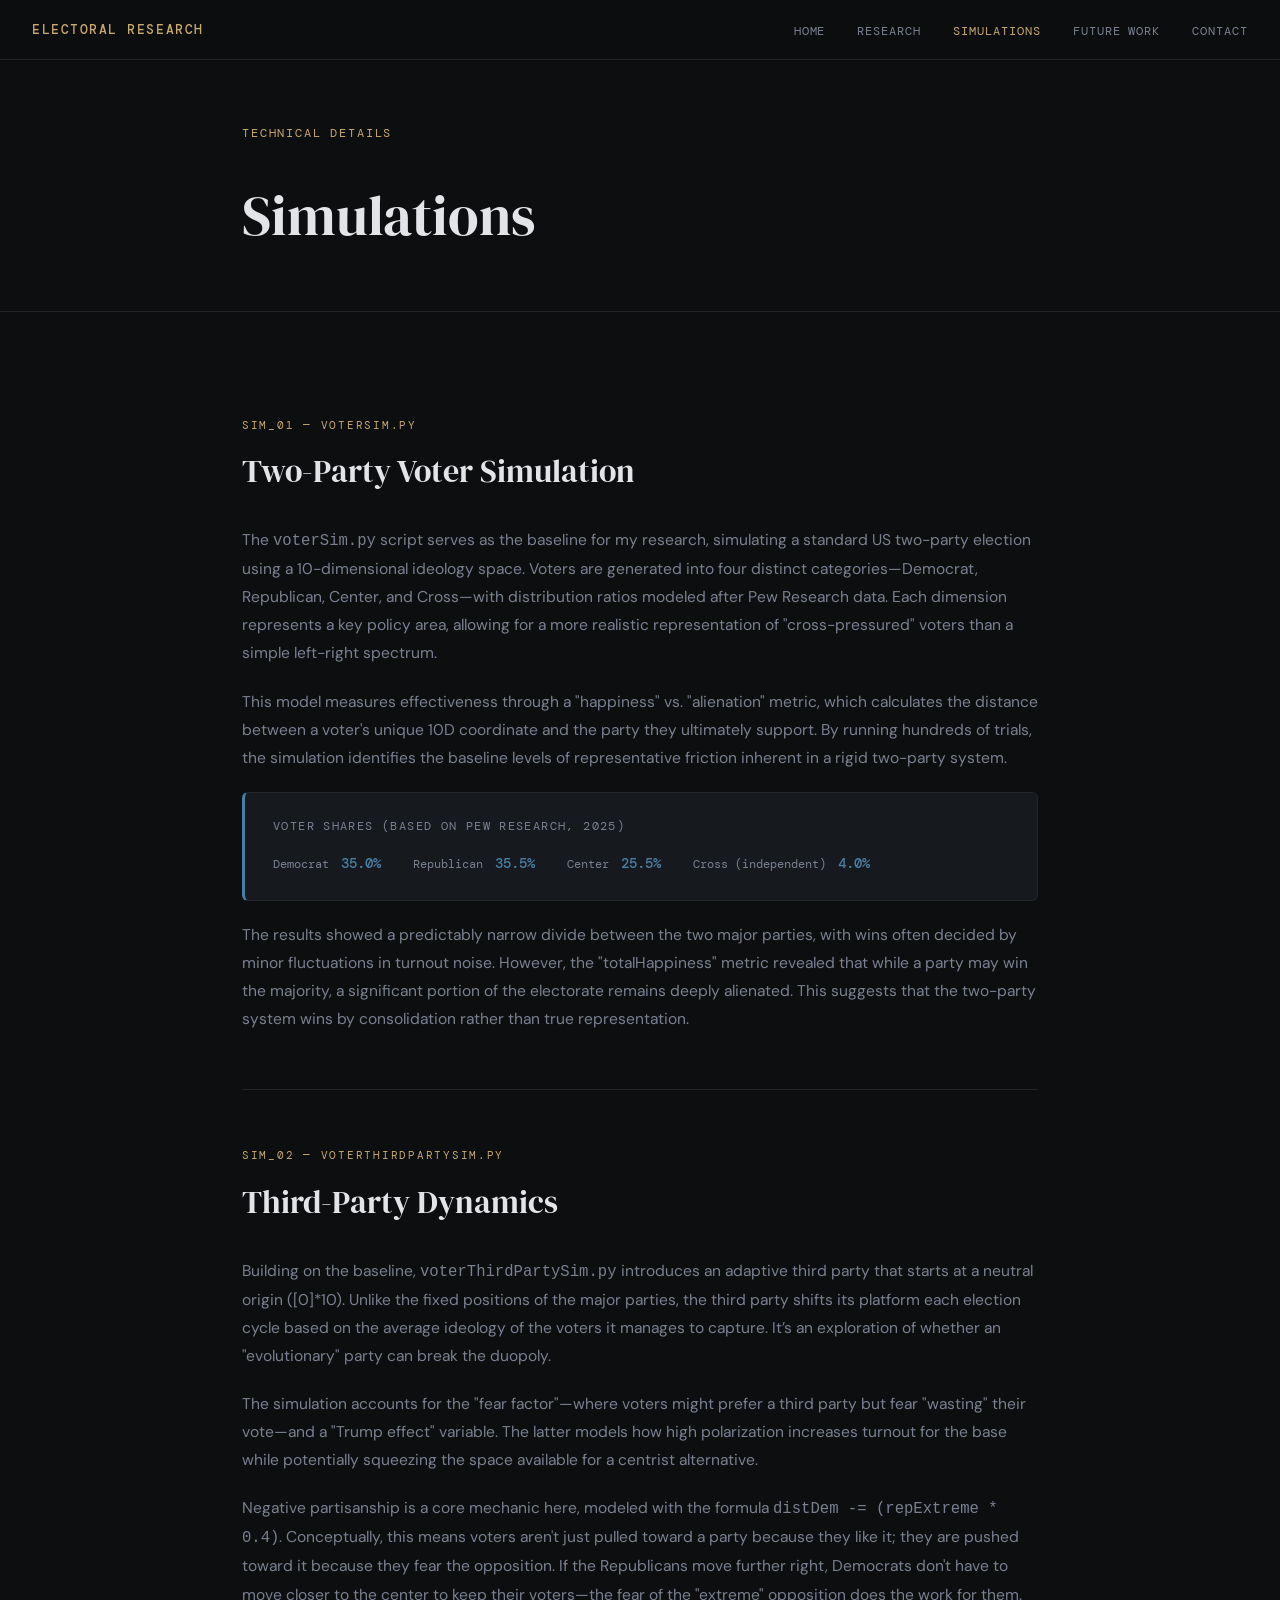
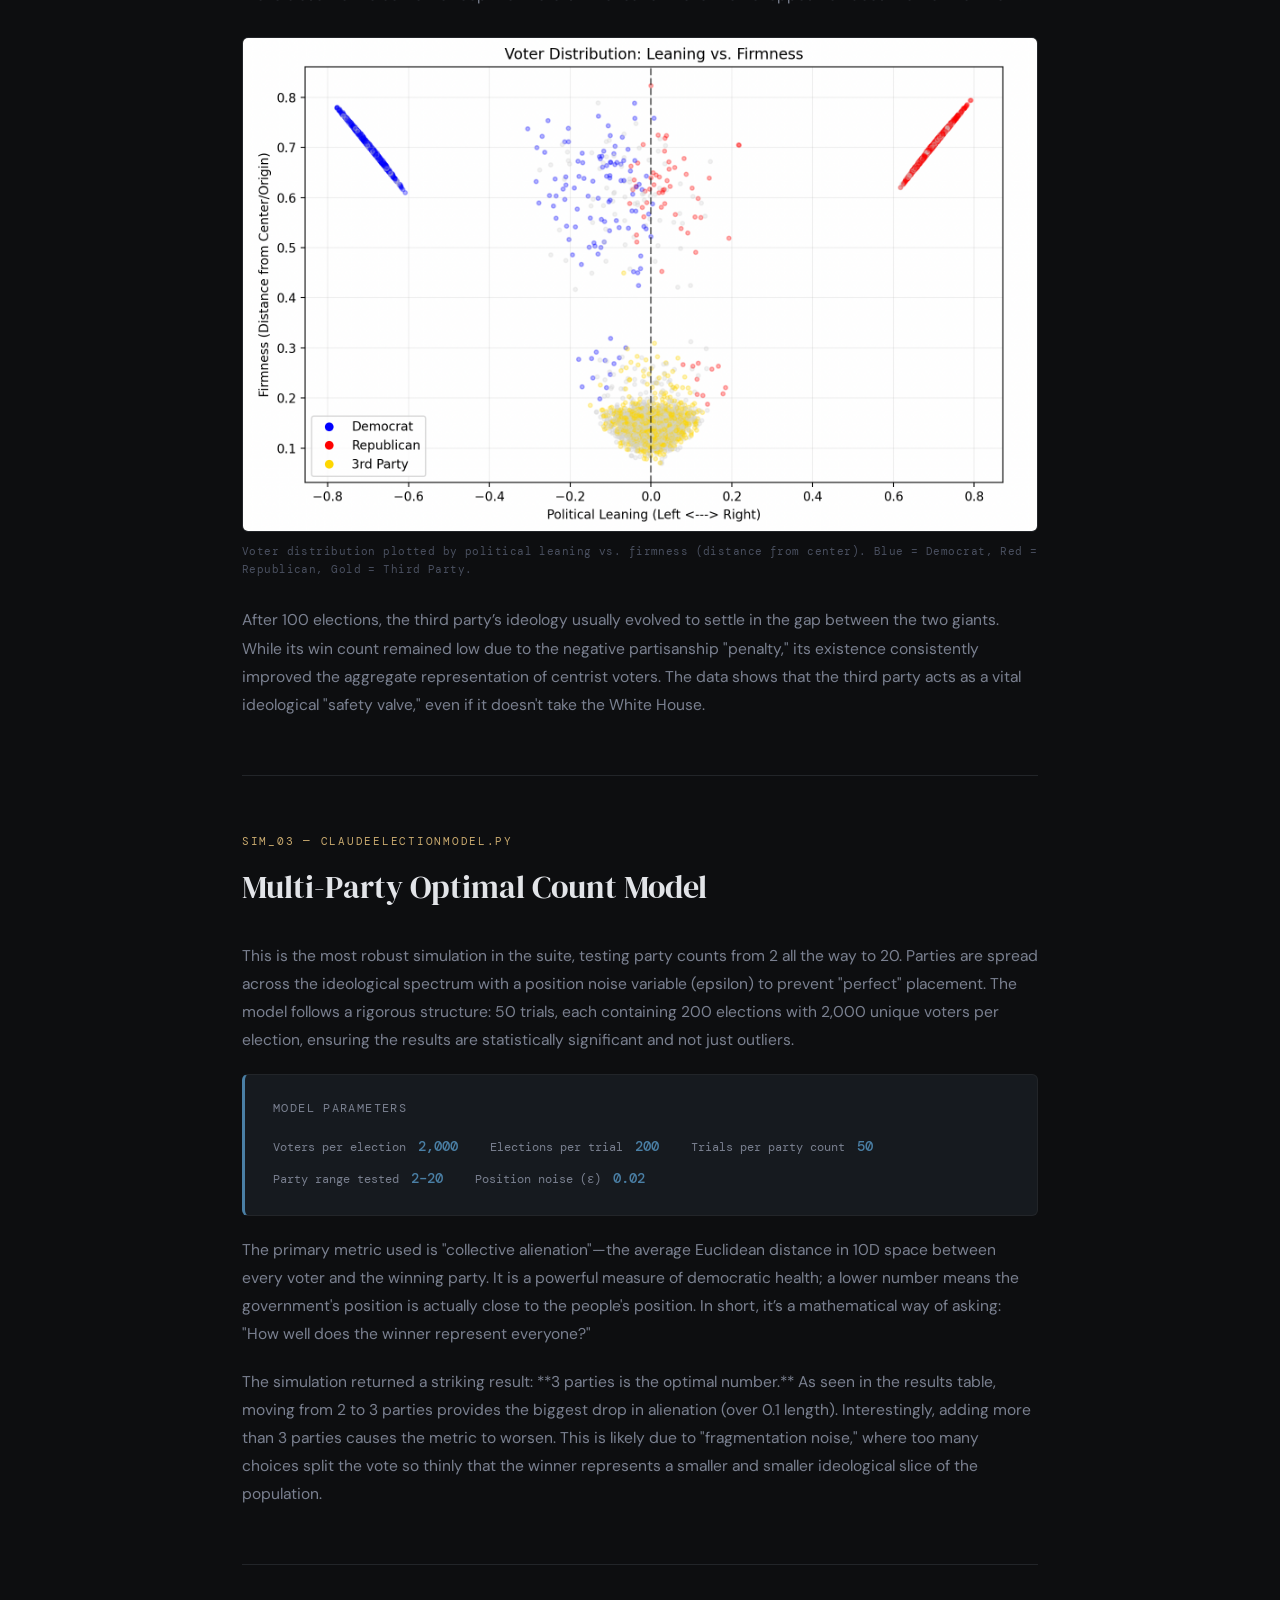
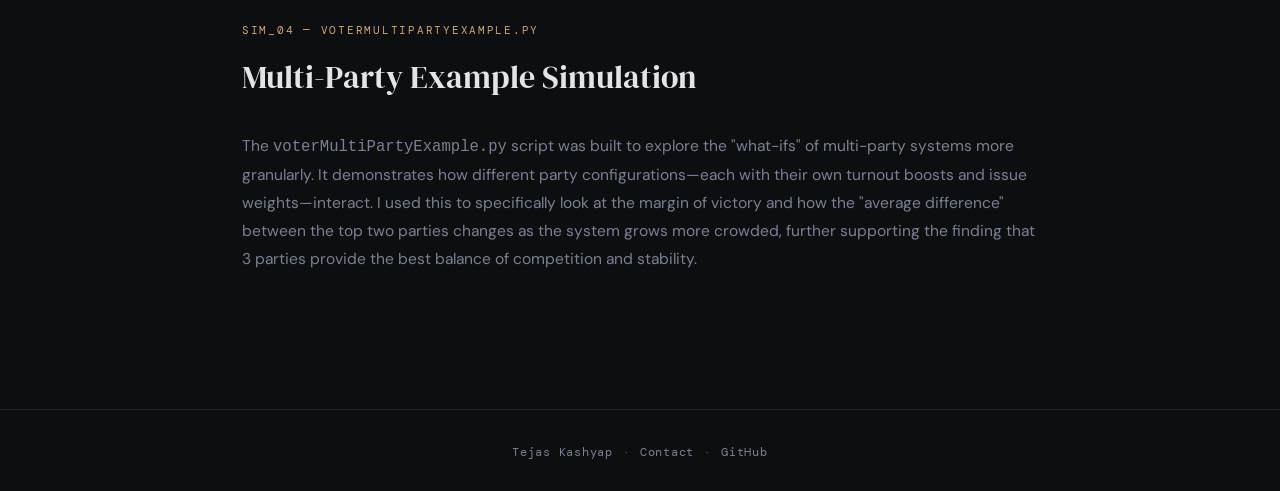
<file: simulations.html>
<!DOCTYPE html>
<html lang="en">
<head>
  <meta charset="UTF-8" />
  <meta name="viewport" content="width=device-width, initial-scale=1.0"/>
  <title>Python Election Models | Tejas Kashyap Research</title>
  <link rel="stylesheet" href="css/style.css" />
  <link rel="preconnect" href="https://fonts.googleapis.com">
  <link rel="preconnect" href="https://fonts.gstatic.com" crossorigin>
  <link href="https://fonts.googleapis.com/css2?family=DM+Serif+Display:ital@0;1&family=DM+Mono:wght@300;400;500&family=DM+Sans:wght@300;400;500&display=swap" rel="stylesheet">
</head> <meta name="description" content="Official research website of Tejas Kashyap. Exploring multi-party electoral systems through computational modeling and Python simulations.">
<body>

  <nav class="nav">
    <a href="index.html" class="nav-logo">Electoral Research</a>
    <ul class="nav-links">
      <li><a href="index.html">Home</a></li>
      <li><a href="research.html">Research</a></li>
      <li><a href="simulations.html" class="active">Simulations</a></li>
      <li><a href="future.html">Future Work</a></li>
      <li><a href="contact.html">Contact</a></li>
    </ul>
    <button class="nav-toggle" aria-label="Toggle menu">&#9776;</button>
  </nav>

  <header class="page-header">
    <div class="container">
      <span class="hero-label">Technical Details</span>
      <h1 class="page-title">Simulations</h1>
    </div>
  </header>

  <main class="container page-content">

    <section class="research-section" id="sim-voter">
      <div class="research-label">sim_01 — voterSim.py</div>
      <h2 class="research-heading">Two-Party Voter Simulation</h2>
      <div class="research-body">
        <p id="sim1-desc">The <code>voterSim.py</code> script serves as the baseline for my research, simulating a standard US two-party election using a 10-dimensional ideology space. Voters are generated into four distinct categories—Democrat, Republican, Center, and Cross—with distribution ratios modeled after Pew Research data. Each dimension represents a key policy area, allowing for a more realistic representation of "cross-pressured" voters than a simple left-right spectrum.</p>
        
        <p>This model measures effectiveness through a "happiness" vs. "alienation" metric, which calculates the distance between a voter's unique 10D coordinate and the party they ultimately support. By running hundreds of trials, the simulation identifies the baseline levels of representative friction inherent in a rigid two-party system.</p>
        
        <div class="callout callout-mono">
          <div class="callout-title">Voter Shares (Based on Pew Research, 2025)</div>
          <div class="param-grid">
            <div class="param"><span class="param-key">Democrat</span><span class="param-val">35.0%</span></div>
            <div class="param"><span class="param-key">Republican</span><span class="param-val">35.5%</span></div>
            <div class="param"><span class="param-key">Center</span><span class="param-val">25.5%</span></div>
            <div class="param"><span class="param-key">Cross (independent)</span><span class="param-val">4.0%</span></div>
          </div>
        </div>

        <p id="sim1-results">The results showed a predictably narrow divide between the two major parties, with wins often decided by minor fluctuations in turnout noise. However, the "totalHappiness" metric revealed that while a party may win the majority, a significant portion of the electorate remains deeply alienated. This suggests that the two-party system wins by consolidation rather than true representation.</p>
      </div>
    </section>

    <div class="section-divider"></div>

    <section class="research-section" id="sim-third">
      <div class="research-label">sim_02 — voterThirdPartySim.py</div>
      <h2 class="research-heading">Third-Party Dynamics</h2>
      <div class="research-body">
        <p id="sim2-desc">Building on the baseline, <code>voterThirdPartySim.py</code> introduces an adaptive third party that starts at a neutral origin ([0]*10). Unlike the fixed positions of the major parties, the third party shifts its platform each election cycle based on the average ideology of the voters it manages to capture. It’s an exploration of whether an "evolutionary" party can break the duopoly.</p>
        
        <p>The simulation accounts for the "fear factor"—where voters might prefer a third party but fear "wasting" their vote—and a "Trump effect" variable. The latter models how high polarization increases turnout for the base while potentially squeezing the space available for a centrist alternative.</p>

        <p id="sim2-negative-partisanship">Negative partisanship is a core mechanic here, modeled with the formula <code>distDem -= (repExtreme * 0.4)</code>. Conceptually, this means voters aren't just pulled toward a party because they like it; they are pushed toward it because they fear the opposition. If the Republicans move further right, Democrats don't have to move closer to the center to keep their voters—the fear of the "extreme" opposition does the work for them.</p>

        <figure class="figure">
          <img src="assets/chart-voter-dist.png" alt="Voter Distribution: Leaning vs Firmness" class="figure-img"/>
          <figcaption>Voter distribution plotted by political leaning vs. firmness (distance from center). Blue = Democrat, Red = Republican, Gold = Third Party.</figcaption>
        </figure>

        <p id="sim2-results">After 100 elections, the third party’s ideology usually evolved to settle in the gap between the two giants. While its win count remained low due to the negative partisanship "penalty," its existence consistently improved the aggregate representation of centrist voters. The data shows that the third party acts as a vital ideological "safety valve," even if it doesn't take the White House.</p>
      </div>
    </section>

    <div class="section-divider"></div>

    <section class="research-section" id="sim-multiparty">
      <div class="research-label">sim_03 — claudeElectionModel.py</div>
      <h2 class="research-heading">Multi-Party Optimal Count Model</h2>
      <div class="research-body">
        <p id="sim3-desc">This is the most robust simulation in the suite, testing party counts from 2 all the way to 20. Parties are spread across the ideological spectrum with a position noise variable (epsilon) to prevent "perfect" placement. The model follows a rigorous structure: 50 trials, each containing 200 elections with 2,000 unique voters per election, ensuring the results are statistically significant and not just outliers.</p>

        <div class="callout callout-mono">
          <div class="callout-title">Model Parameters</div>
          <div class="param-grid">
            <div class="param"><span class="param-key">Voters per election</span><span class="param-val">2,000</span></div>
            <div class="param"><span class="param-key">Elections per trial</span><span class="param-val">200</span></div>
            <div class="param"><span class="param-key">Trials per party count</span><span class="param-val">50</span></div>
            <div class="param"><span class="param-key">Party range tested</span><span class="param-val">2–20</span></div>
            <div class="param"><span class="param-key">Position noise (ε)</span><span class="param-val">0.02</span></div>
          </div>
        </div>

        <p id="sim3-collective-alienation">The primary metric used is "collective alienation"—the average Euclidean distance in 10D space between every voter and the winning party. It is a powerful measure of democratic health; a lower number means the government's position is actually close to the people's position. In short, it’s a mathematical way of asking: "How well does the winner represent everyone?"</p>

        <p id="sim3-results">The simulation returned a striking result: **3 parties is the optimal number.** As seen in the results table, moving from 2 to 3 parties provides the biggest drop in alienation (over 0.1 length). Interestingly, adding more than 3 parties causes the metric to worsen. This is likely due to "fragmentation noise," where too many choices split the vote so thinly that the winner represents a smaller and smaller ideological slice of the population.</p>
      </div>
    </section>

    <div class="section-divider"></div>

    <section class="research-section" id="sim-multiparty-ex">
      <div class="research-label">sim_04 — voterMultiPartyExample.py</div>
      <h2 class="research-heading">Multi-Party Example Simulation</h2>
      <div class="research-body">
        <p id="sim4-desc">The <code>voterMultiPartyExample.py</code> script was built to explore the "what-ifs" of multi-party systems more granularly. It demonstrates how different party configurations—each with their own turnout boosts and issue weights—interact. I used this to specifically look at the margin of victory and how the "average difference" between the top two parties changes as the system grows more crowded, further supporting the finding that 3 parties provide the best balance of competition and stability.</p>
      </div>
    </section>

  </main>

  <footer class="footer">
    <div class="container footer-inner">
      <span class="footer-name" id="footer-name">Tejas Kashyap</span>
      <span class="footer-sep">·</span>
      <a href="contact.html" class="footer-link">Contact</a>
      <span class="footer-sep">·</span>
      <a href="https://github.com/tejaskashyaprsrch" class="footer-link" id="footer-github" target="_blank">GitHub</a>
    </div>
  </footer>

  <script src="js/main.js"></script>
</body>
</html>
</file>
<file: css/style.css>
/* ============================================================
   ELECTORAL RESEARCH — STYLESHEET
   Dark, refined, editorial. DM Serif Display + DM Mono.
   ============================================================ */

:root {
  --bg:          #0d0e10;
  --bg-2:        #111316;
  --bg-3:        #161a1f;
  --border:      #222529;
  --border-2:    #2a2e33;
  --text:        #e2e4e8;
  --text-muted:  #7a8090;
  --text-dim:    #4a5060;
  --accent:      #c8a96e;   /* warm gold */
  --accent-2:    #4a7fa5;   /* steel blue */
  --danger:      #a05050;
  --font-serif:  'DM Serif Display', Georgia, serif;
  --font-sans:   'DM Sans', system-ui, sans-serif;
  --font-mono:   'DM Mono', 'Courier New', monospace;
  --radius:      6px;
  --max-w:       860px;
  --nav-h:       60px;
}

*, *::before, *::after { box-sizing: border-box; margin: 0; padding: 0; }

html { scroll-behavior: smooth; }

body {
  background: var(--bg);
  color: var(--text);
  font-family: var(--font-sans);
  font-size: 16px;
  line-height: 1.7;
  -webkit-font-smoothing: antialiased;
}

a { color: inherit; text-decoration: none; }
img { max-width: 100%; display: block; }

/* ============================================================
   SCROLLBAR
   ============================================================ */
::-webkit-scrollbar { width: 6px; }
::-webkit-scrollbar-track { background: var(--bg); }
::-webkit-scrollbar-thumb { background: var(--border-2); border-radius: 3px; }
::-webkit-scrollbar-thumb:hover { background: var(--text-dim); }

/* ============================================================
   NAV
   ============================================================ */
.nav {
  position: fixed;
  top: 0; left: 0; right: 0;
  height: var(--nav-h);
  background: rgba(13, 14, 16, 0.92);
  backdrop-filter: blur(12px);
  -webkit-backdrop-filter: blur(12px);
  border-bottom: 1px solid var(--border);
  display: flex;
  align-items: center;
  justify-content: space-between;
  padding: 0 2rem;
  z-index: 100;
}

.nav-logo {
  font-family: var(--font-mono);
  font-size: 0.8rem;
  letter-spacing: 0.12em;
  color: var(--accent);
  text-transform: uppercase;
  font-weight: 500;
}

.nav-links {
  list-style: none;
  display: flex;
  gap: 2rem;
}

.nav-links a {
  font-family: var(--font-mono);
  font-size: 0.75rem;
  letter-spacing: 0.08em;
  text-transform: uppercase;
  color: var(--text-muted);
  transition: color 0.2s;
}

.nav-links a:hover,
.nav-links a.active {
  color: var(--text);
}

.nav-links a.active {
  color: var(--accent);
}

.nav-toggle {
  display: none;
  background: none;
  border: none;
  color: var(--text-muted);
  font-size: 1.2rem;
  cursor: pointer;
}

/* ============================================================
   HERO
   ============================================================ */
.hero {
  min-height: 100vh;
  display: flex;
  flex-direction: column;
  justify-content: center;
  padding-top: var(--nav-h);
  position: relative;
  overflow: hidden;
}

.hero-bg {
  position: absolute;
  inset: 0;
  background:
    radial-gradient(ellipse 60% 50% at 70% 40%, rgba(74, 127, 165, 0.07) 0%, transparent 60%),
    radial-gradient(ellipse 40% 40% at 20% 70%, rgba(200, 169, 110, 0.05) 0%, transparent 60%);
  pointer-events: none;
}

.hero-content {
  max-width: var(--max-w);
  margin: 0 auto;
  padding: 0 2rem;
  padding-bottom: 6rem;
  flex: 1;
  display: flex;
  flex-direction: column;
  justify-content: center;
}

.hero-label {
  font-family: var(--font-mono);
  font-size: 0.72rem;
  letter-spacing: 0.16em;
  text-transform: uppercase;
  color: var(--accent);
  display: block;
  margin-bottom: 1.5rem;
}

.hero-title {
  font-family: var(--font-serif);
  font-size: clamp(2.5rem, 6vw, 4.5rem);
  line-height: 1.1;
  color: var(--text);
  margin-bottom: 1.5rem;
  font-weight: 400;
}

.hero-title em {
  font-style: italic;
  color: var(--accent);
}

.hero-sub {
  font-size: 1.05rem;
  color: var(--text-muted);
  max-width: 520px;
  margin-bottom: 2.5rem;
  line-height: 1.75;
  font-style: italic;
}

/* placeholder state */
.hero-sub:empty::before,
p[id]:empty::before {
  content: attr(id);
  opacity: 0;
}

.hero-cta {
  display: flex;
  gap: 1rem;
  flex-wrap: wrap;
}

/* STAT STRIP */
.hero-stat-strip {
  background: var(--bg-2);
  border-top: 1px solid var(--border);
  display: flex;
  justify-content: center;
  align-items: center;
  gap: 0;
  padding: 0;
}

.stat {
  display: flex;
  flex-direction: column;
  align-items: center;
  padding: 1.25rem 2.5rem;
}

.stat-num {
  font-family: var(--font-mono);
  font-size: 1.5rem;
  color: var(--accent);
  font-weight: 500;
  line-height: 1;
  margin-bottom: 0.3rem;
}

.stat-label {
  font-family: var(--font-mono);
  font-size: 0.65rem;
  letter-spacing: 0.12em;
  text-transform: uppercase;
  color: var(--text-dim);
}

.stat-divider {
  width: 1px;
  height: 2.5rem;
  background: var(--border);
}

/* ============================================================
   BUTTONS
   ============================================================ */
.btn {
  display: inline-block;
  font-family: var(--font-mono);
  font-size: 0.75rem;
  letter-spacing: 0.1em;
  text-transform: uppercase;
  padding: 0.75rem 1.75rem;
  border-radius: var(--radius);
  transition: all 0.2s;
  cursor: pointer;
  border: none;
}

.btn-primary {
  background: var(--accent);
  color: var(--bg);
  font-weight: 500;
}

.btn-primary:hover {
  background: #d9bb7e;
  transform: translateY(-1px);
}

.btn-ghost {
  background: transparent;
  color: var(--text-muted);
  border: 1px solid var(--border-2);
}

.btn-ghost:hover {
  border-color: var(--text-muted);
  color: var(--text);
}

/* ============================================================
   SECTIONS
   ============================================================ */
.section {
  padding: 5rem 0;
}

.section-dark {
  background: var(--bg-2);
  border-top: 1px solid var(--border);
  border-bottom: 1px solid var(--border);
}

.container {
  max-width: var(--max-w);
  margin: 0 auto;
  padding: 0 2rem;
}

.section-title {
  font-family: var(--font-serif);
  font-size: clamp(1.6rem, 3vw, 2.2rem);
  font-weight: 400;
  color: var(--text);
  margin-bottom: 2.5rem;
}

/* ============================================================
   CARDS
   ============================================================ */
.card-grid {
  display: grid;
  grid-template-columns: repeat(auto-fit, minmax(240px, 1fr));
  gap: 1rem;
}

.card {
  background: var(--bg-2);
  border: 1px solid var(--border);
  border-radius: var(--radius);
  padding: 1.75rem;
  transition: border-color 0.2s, transform 0.2s;
  display: flex;
  flex-direction: column;
  gap: 0.6rem;
}

.card:hover {
  border-color: var(--border-2);
  transform: translateY(-2px);
}

.card-icon {
  font-size: 1.3rem;
  color: var(--accent);
  line-height: 1;
  margin-bottom: 0.25rem;
}

.card h3 {
  font-family: var(--font-serif);
  font-weight: 400;
  font-size: 1.15rem;
  color: var(--text);
}

.card p {
  font-size: 0.9rem;
  color: var(--text-muted);
  flex: 1;
  line-height: 1.6;
}

.card-link {
  font-family: var(--font-mono);
  font-size: 0.72rem;
  letter-spacing: 0.06em;
  color: var(--accent);
  margin-top: 0.5rem;
}

/* ============================================================
   RESULT HIGHLIGHT
   ============================================================ */
.result-highlight {
  display: grid;
  grid-template-columns: 1fr 1fr;
  gap: 4rem;
  align-items: center;
}

.result-text .label-tag {
  font-family: var(--font-mono);
  font-size: 0.7rem;
  letter-spacing: 0.14em;
  text-transform: uppercase;
  color: var(--accent);
  display: block;
  margin-bottom: 1rem;
}

.result-text h2 {
  font-family: var(--font-serif);
  font-size: clamp(1.4rem, 2.5vw, 2rem);
  font-weight: 400;
  color: var(--text);
  margin-bottom: 1.25rem;
  line-height: 1.3;
  font-style: italic;
}

.result-text p {
  color: var(--text-muted);
  font-size: 0.95rem;
  margin-bottom: 2rem;
  line-height: 1.75;
}

.result-img {
  border-radius: var(--radius);
  border: 1px solid var(--border);
  width: 100%;
}

.result-img-caption {
  display: block;
  font-family: var(--font-mono);
  font-size: 0.68rem;
  color: var(--text-dim);
  margin-top: 0.6rem;
  letter-spacing: 0.04em;
}

/* ============================================================
   PAGE HEADER
   ============================================================ */
.page-header {
  padding-top: calc(var(--nav-h) + 4rem);
  padding-bottom: 3rem;
  border-bottom: 1px solid var(--border);
  background: var(--bg);
}

.page-title {
  font-family: var(--font-serif);
  font-size: clamp(2rem, 5vw, 3.5rem);
  font-weight: 400;
  color: var(--text);
  margin-top: 0.75rem;
}

/* ============================================================
   PAGE CONTENT (Research, Simulations, etc.)
   ============================================================ */
.page-content {
  padding-top: 4rem;
  padding-bottom: 6rem;
}

.research-section {
  padding: 2.5rem 0;
}

.research-label {
  font-family: var(--font-mono);
  font-size: 0.68rem;
  letter-spacing: 0.16em;
  text-transform: uppercase;
  color: var(--accent);
  margin-bottom: 0.6rem;
}

.research-heading {
  font-family: var(--font-serif);
  font-size: clamp(1.5rem, 3vw, 2rem);
  font-weight: 400;
  color: var(--text);
  margin-bottom: 1.75rem;
}

.research-body {
  display: flex;
  flex-direction: column;
  gap: 1.25rem;
}

.research-body p {
  color: var(--text-muted);
  line-height: 1.8;
  font-size: 0.975rem;
}

.section-divider {
  height: 1px;
  background: var(--border);
  margin: 1rem 0;
}

/* ============================================================
   CALLOUT BOXES
   ============================================================ */
.callout {
  background: var(--bg-3);
  border: 1px solid var(--border);
  border-left: 3px solid var(--accent);
  border-radius: var(--radius);
  padding: 1.5rem 1.75rem;
}

.callout-mono {
  border-left-color: var(--accent-2);
}

.callout-title {
  font-family: var(--font-mono);
  font-size: 0.72rem;
  letter-spacing: 0.12em;
  text-transform: uppercase;
  color: var(--text-muted);
  margin-bottom: 1rem;
}

.callout code {
  font-family: var(--font-mono);
  font-size: 0.9rem;
  color: var(--accent-2);
  display: block;
  margin-bottom: 0.75rem;
}

.callout-grid {
  display: grid;
  grid-template-columns: repeat(auto-fit, minmax(200px, 1fr));
  gap: 0.5rem;
}

.callout-item {
  display: flex;
  flex-direction: column;
  gap: 0.15rem;
}

.dim-name {
  font-family: var(--font-mono);
  font-size: 0.8rem;
  color: var(--accent);
}

.dim-desc {
  font-size: 0.82rem;
  color: var(--text-muted);
}

/* PARAM GRID */
.param-grid {
  display: flex;
  flex-wrap: wrap;
  gap: 0.5rem 2rem;
}

.param {
  display: flex;
  gap: 0.75rem;
  align-items: baseline;
}

.param-key {
  font-family: var(--font-mono);
  font-size: 0.78rem;
  color: var(--text-muted);
}

.param-val {
  font-family: var(--font-mono);
  font-size: 0.88rem;
  color: var(--accent-2);
  font-weight: 500;
}

/* ============================================================
   FINDING TITLES
   ============================================================ */
.finding-title {
  font-family: var(--font-sans);
  font-size: 1rem;
  font-weight: 500;
  color: var(--text);
  margin-top: 0.5rem;
  padding-bottom: 0.4rem;
  border-bottom: 1px solid var(--border);
}

/* ============================================================
   FIGURE
   ============================================================ */
.figure {
  margin: 0.5rem 0;
}

.figure-img {
  border-radius: var(--radius);
  border: 1px solid var(--border);
  width: 100%;
}

.figure figcaption {
  font-family: var(--font-mono);
  font-size: 0.68rem;
  color: var(--text-dim);
  margin-top: 0.6rem;
  letter-spacing: 0.04em;
}

/* ============================================================
   RESULTS TABLE
   ============================================================ */
.results-table-wrap {
  overflow-x: auto;
  border: 1px solid var(--border);
  border-radius: var(--radius);
}

.results-table {
  width: 100%;
  border-collapse: collapse;
  font-family: var(--font-mono);
  font-size: 0.85rem;
}

.results-table th {
  background: var(--bg-3);
  color: var(--text-muted);
  font-weight: 400;
  text-align: left;
  padding: 0.75rem 1.25rem;
  border-bottom: 1px solid var(--border);
  letter-spacing: 0.06em;
  font-size: 0.72rem;
  text-transform: uppercase;
}

.results-table td {
  padding: 0.65rem 1.25rem;
  border-bottom: 1px solid var(--border);
  color: var(--text-muted);
}

.results-table tr:last-child td {
  border-bottom: none;
}

.results-table tr.highlight-row td {
  color: var(--accent);
  background: rgba(200, 169, 110, 0.05);
}

/* ============================================================
   FUTURE WORK
   ============================================================ */
.future-item {
  display: grid;
  grid-template-columns: 3rem 1fr;
  gap: 1.5rem;
  padding: 1.5rem 0;
  border-bottom: 1px solid var(--border);
}

.future-item:last-child {
  border-bottom: none;
}

.future-num {
  font-family: var(--font-mono);
  font-size: 0.8rem;
  color: var(--text-dim);
  padding-top: 0.25rem;
  letter-spacing: 0.06em;
}

.future-text h3 {
  font-family: var(--font-serif);
  font-weight: 400;
  font-size: 1.15rem;
  color: var(--text);
  margin-bottom: 0.5rem;
}

.future-text p {
  color: var(--text-muted);
  font-size: 0.93rem;
  line-height: 1.75;
}

/* ============================================================
   CONTACT
   ============================================================ */
.contact-grid {
  display: grid;
  grid-template-columns: repeat(auto-fit, minmax(220px, 1fr));
  gap: 1rem;
}

.contact-card {
  display: flex;
  align-items: center;
  gap: 1rem;
  background: var(--bg-2);
  border: 1px solid var(--border);
  border-radius: var(--radius);
  padding: 1.25rem 1.5rem;
  transition: border-color 0.2s, transform 0.2s;
}

.contact-card:hover {
  border-color: var(--accent);
  transform: translateY(-2px);
}

.contact-icon {
  font-size: 1.4rem;
  color: var(--accent);
  flex-shrink: 0;
  width: 2rem;
  text-align: center;
}

.contact-type {
  font-family: var(--font-mono);
  font-size: 0.68rem;
  letter-spacing: 0.1em;
  text-transform: uppercase;
  color: var(--text-dim);
  margin-bottom: 0.2rem;
}

.contact-value {
  font-size: 0.9rem;
  color: var(--text);
}

/* ============================================================
   FOOTER
   ============================================================ */
.footer {
  border-top: 1px solid var(--border);
  padding: 2rem 0;
  margin-top: 0;
}

.footer-inner {
  display: flex;
  align-items: center;
  justify-content: center;
  gap: 0.75rem;
  flex-wrap: wrap;
}

.footer-name {
  font-family: var(--font-mono);
  font-size: 0.78rem;
  color: var(--text-muted);
  letter-spacing: 0.06em;
}

.footer-sep {
  color: var(--text-dim);
  font-size: 0.8rem;
}

.footer-link {
  font-family: var(--font-mono);
  font-size: 0.78rem;
  color: var(--text-muted);
  letter-spacing: 0.06em;
  transition: color 0.2s;
}

.footer-link:hover {
  color: var(--accent);
}

/* ============================================================
   RESPONSIVE
   ============================================================ */
/* ============================================================
   SCROLL ANIMATIONS
   ============================================================ */
.fade-on-scroll {
  opacity: 0;
  transform: translateY(16px);
  transition: opacity 0.5s ease, transform 0.5s ease;
}

.fade-on-scroll.visible {
  opacity: 1;
  transform: translateY(0);
}

/* ============================================================
   RESPONSIVE
   ============================================================ */
@media (max-width: 700px) {
  .nav-links { display: none; }
  .nav-toggle { display: block; }
  .nav-links.open {
    display: flex;
    flex-direction: column;
    position: fixed;
    top: var(--nav-h);
    left: 0; right: 0;
    background: var(--bg-2);
    border-bottom: 1px solid var(--border);
    padding: 1.5rem 2rem;
    gap: 1.25rem;
    z-index: 99;
  }

  .hero-stat-strip {
    flex-wrap: wrap;
    gap: 0;
  }

  .stat {
    padding: 1rem 1.5rem;
  }

  .stat-divider {
    display: none;
  }

  .result-highlight {
    grid-template-columns: 1fr;
    gap: 2rem;
  }

  .future-item {
    grid-template-columns: 2.5rem 1fr;
    gap: 1rem;
  }

  .card-grid {
    grid-template-columns: 1fr;
  }
}
</file>
